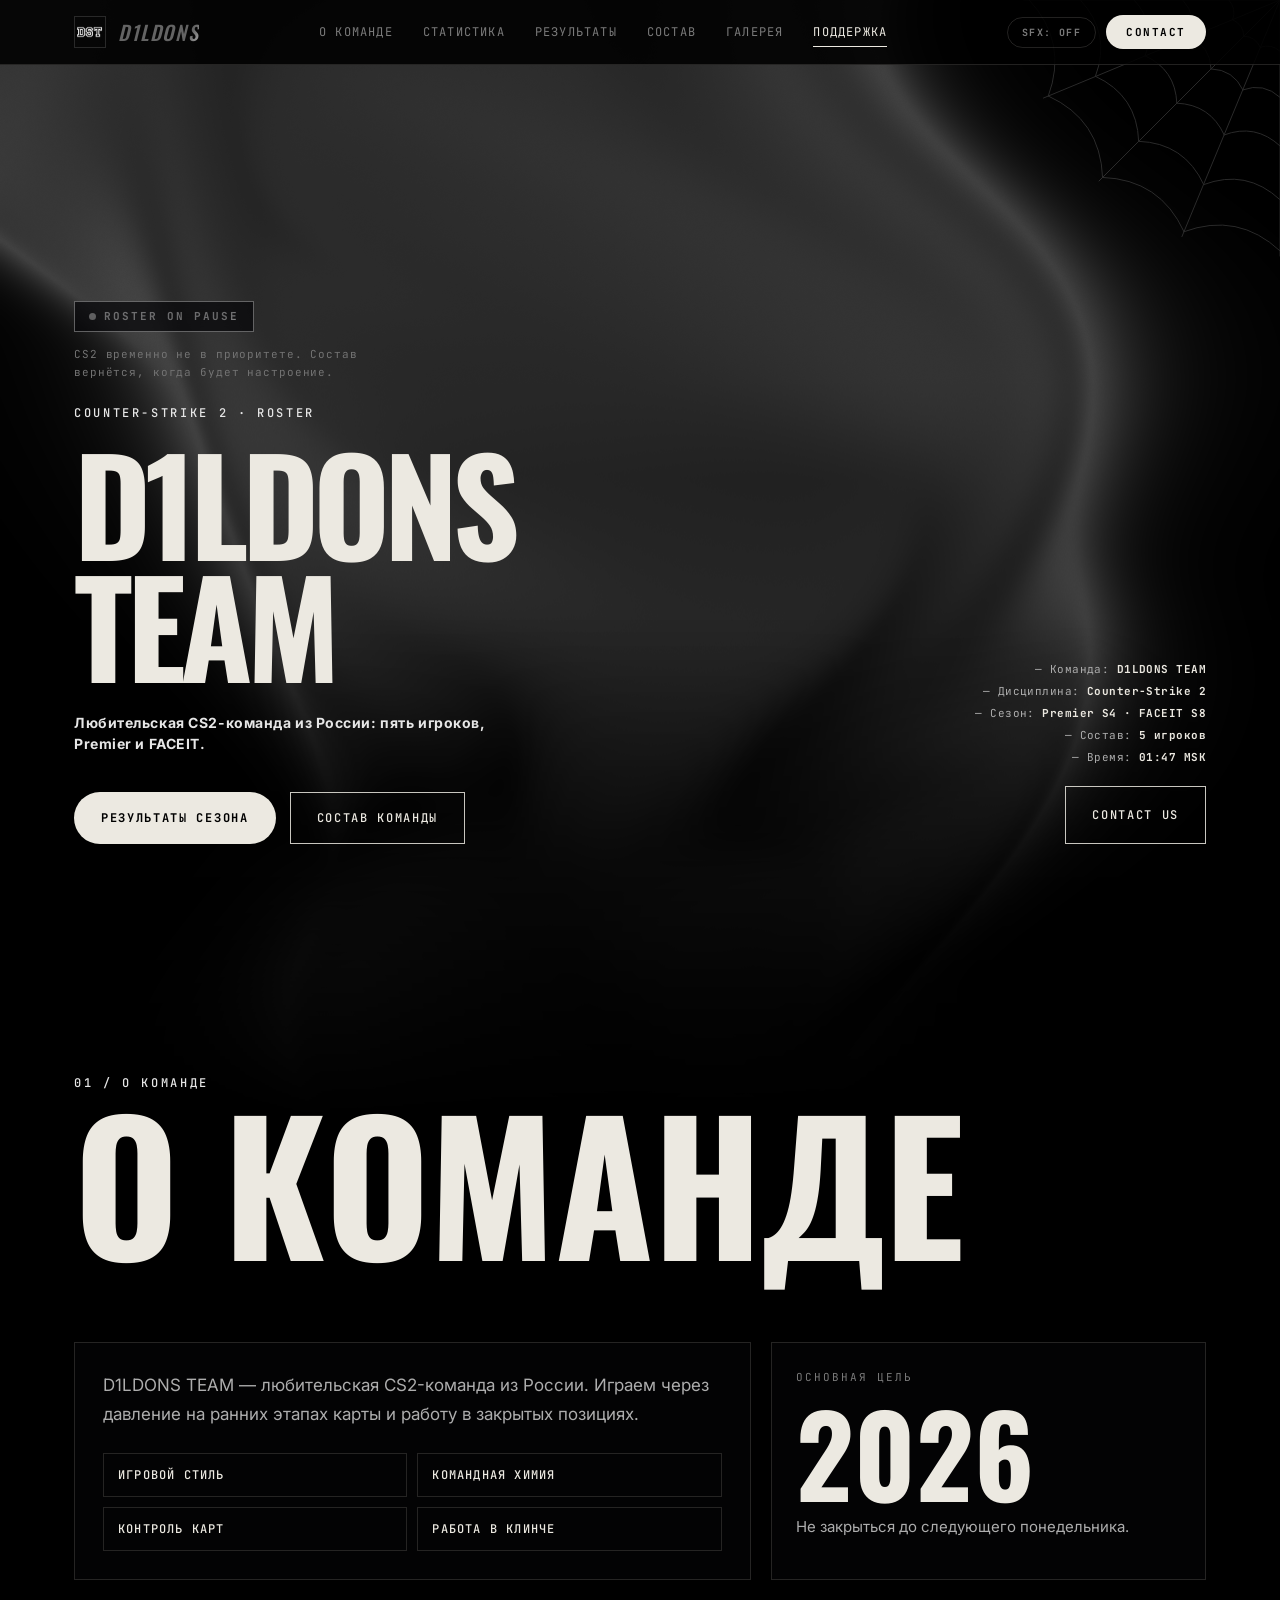
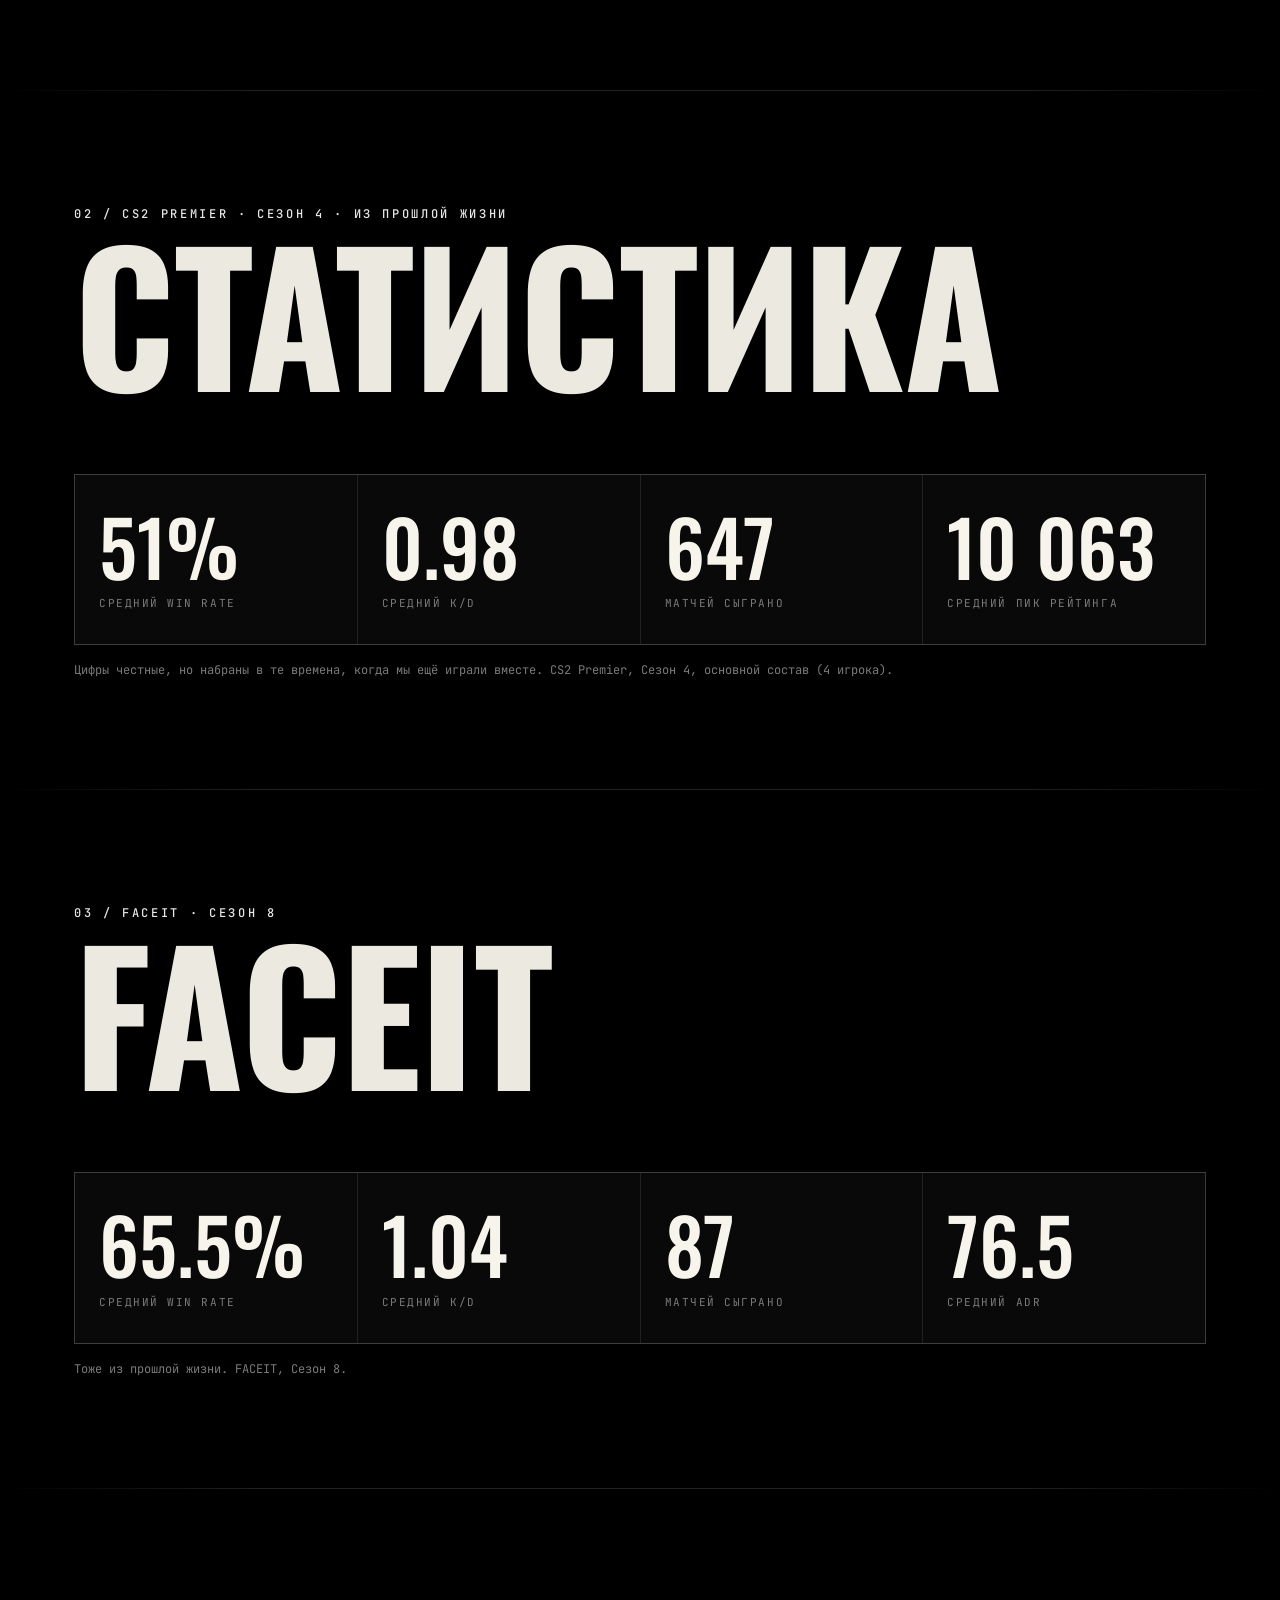
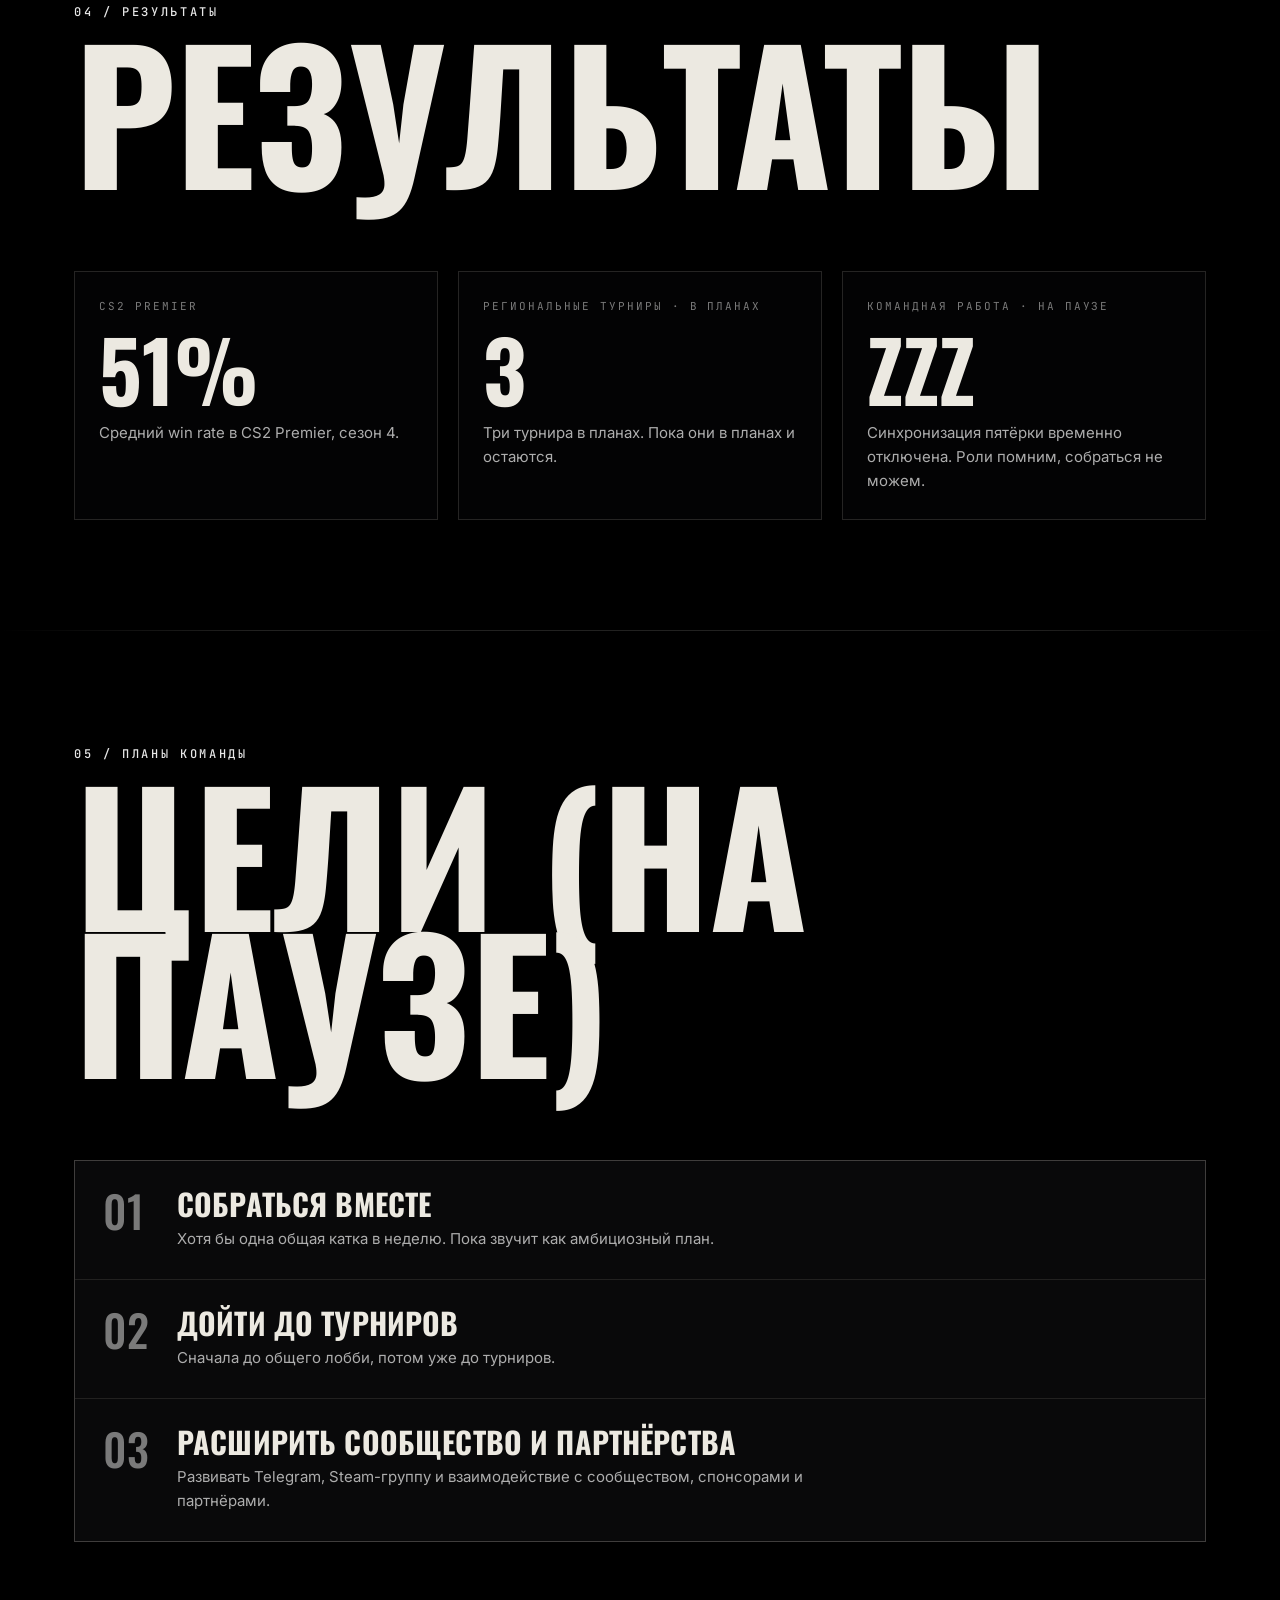
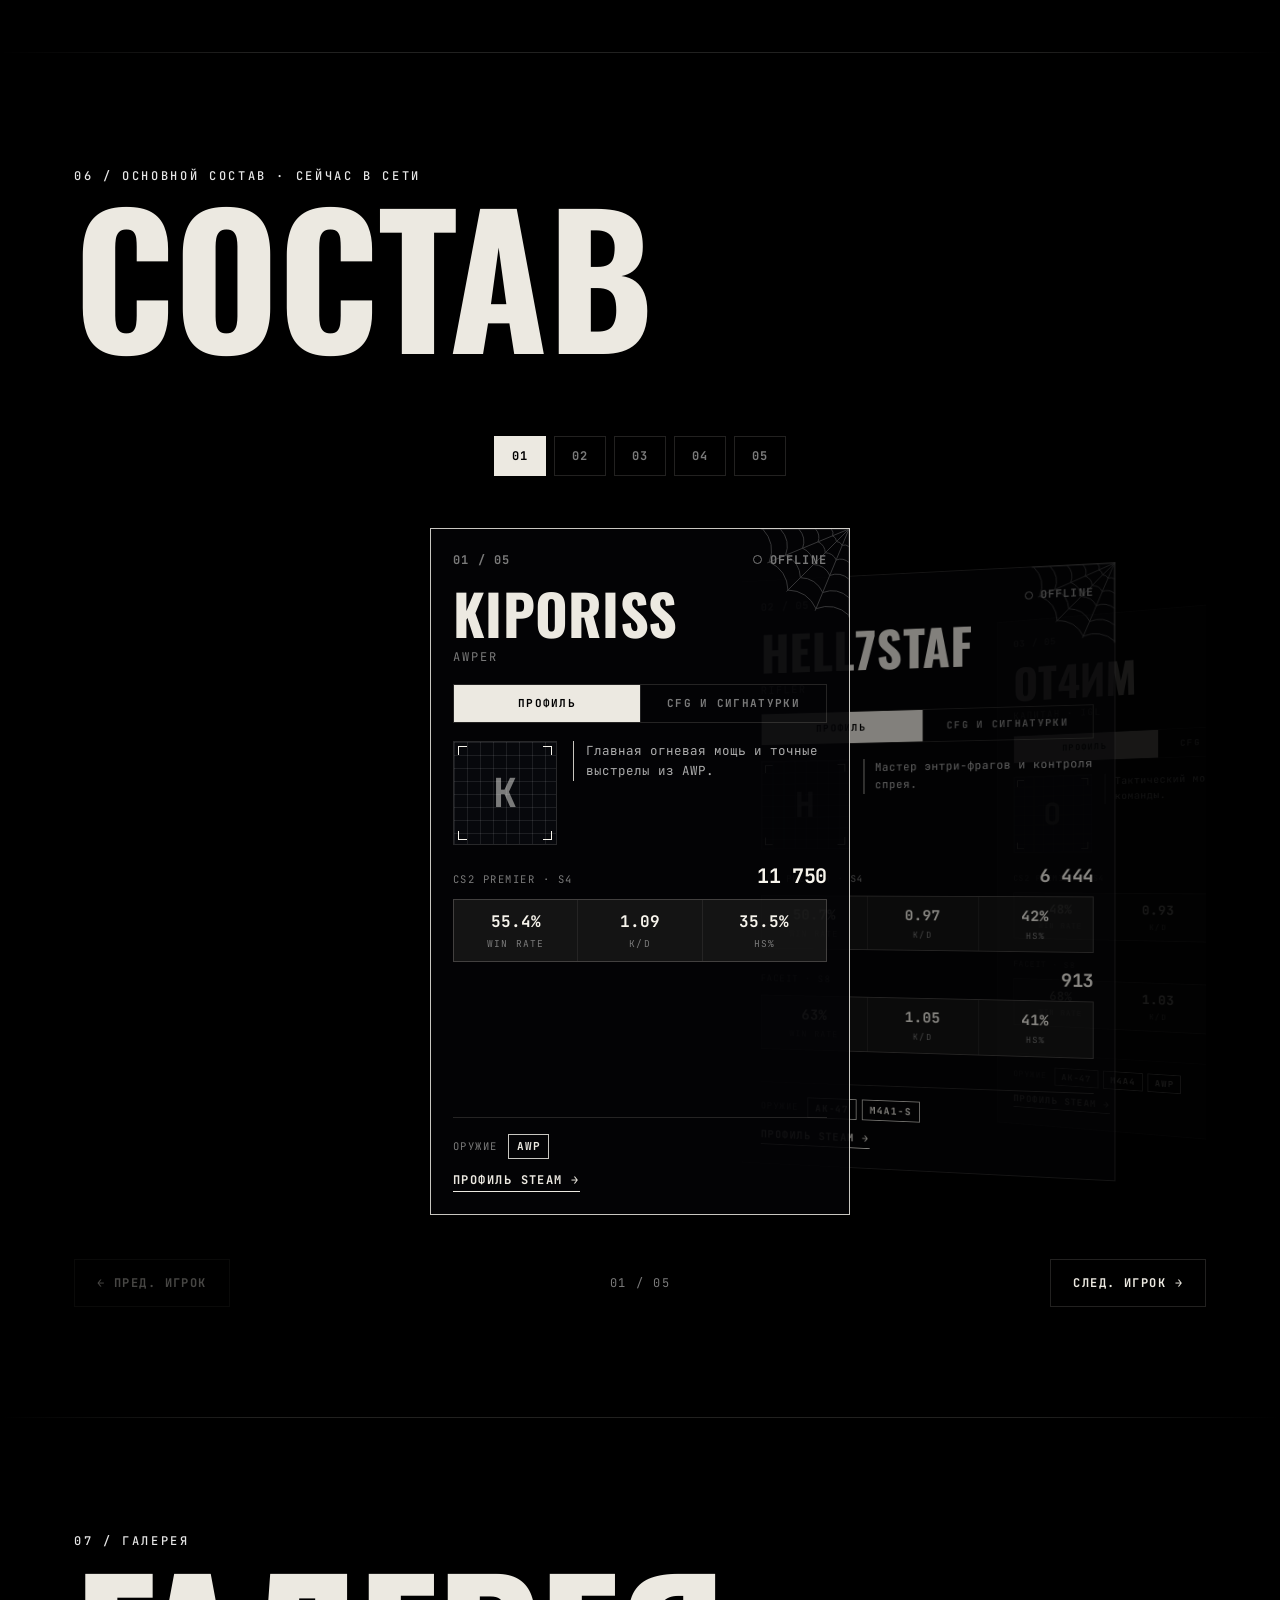
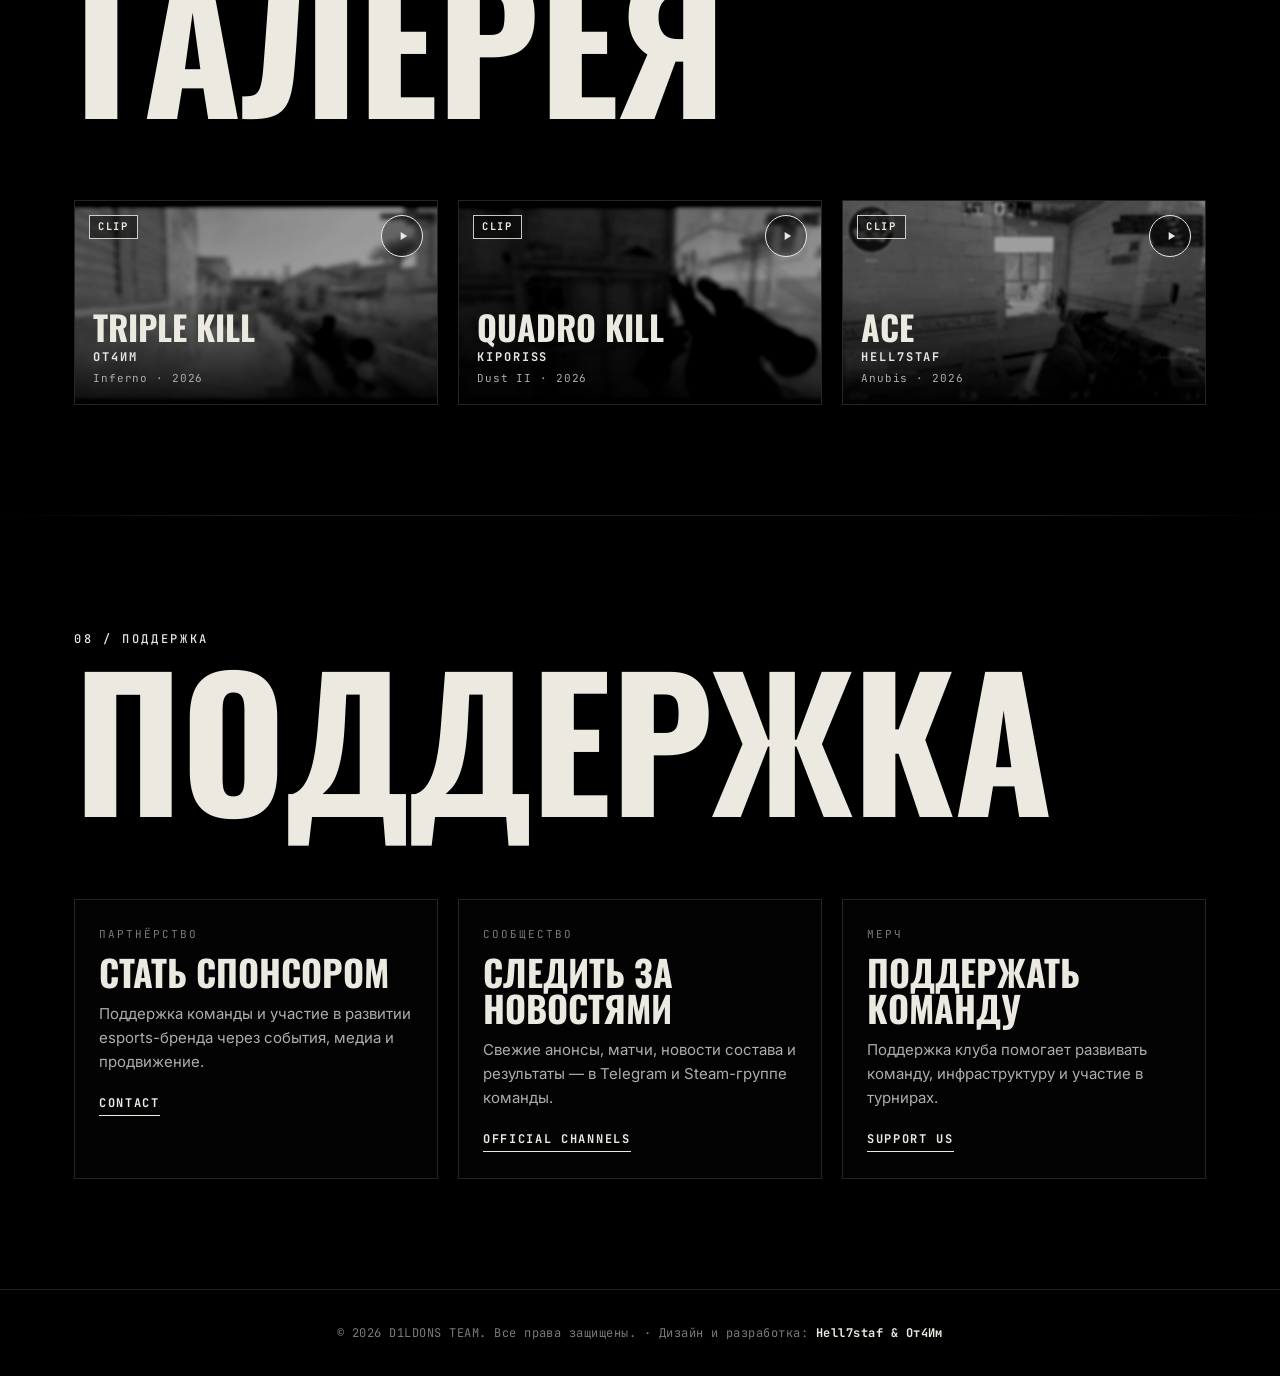
<file: index.html>
<!DOCTYPE html>
<html lang="ru">
<head>
<meta charset="UTF-8">
<meta name="viewport" content="width=device-width, initial-scale=1.0">
<title>D1LDONS TEAM | CS2</title>
<meta name="theme-color" content="#000000">
<link rel="icon" href="image.png">
<script>
(function () {
  var d = document.documentElement, n = navigator, c = n.connection || {};
  d.className += ' js';
  // «Облегчённый» режим: телефоны, сенсорные экраны, слабые устройства, экономия трафика
  var lite = (window.matchMedia && matchMedia('(pointer:coarse)').matches) || window.innerWidth <= 860 ||
    (n.deviceMemory && n.deviceMemory <= 4) || (n.hardwareConcurrency && n.hardwareConcurrency <= 4) || c.saveData;
  if (lite) d.className += ' lite';
})();
</script>

<!-- SEO -->
<meta name="google-site-verification" content="IWuz9sOUUEmOnU_aYL1xTTpv0neCDigroC9-tilS-Aw">
<meta name="description" content="D1LDONS TEAM — любительская CS2 команда из России. Состав, статистика сезона, лучшие моменты с карт.">
<meta name="keywords" content="D1LDONS, d1ldons team, CS2, команда, roster, faceit, counter-strike 2, esports">
<meta name="robots" content="index, follow">
<link rel="canonical" href="https://d1ldonsteam.github.io/">

<!-- Open Graph -->
<meta property="og:type" content="website">
<meta property="og:title" content="D1LDONS TEAM | CS2">
<meta property="og:description" content="Официальный сайт D1LDONS TEAM — состав, статистика и лучшие моменты.">
<meta property="og:url" content="https://d1ldonsteam.github.io/">
<meta property="og:image" content="https://d1ldonsteam.github.io/image.png">
<meta property="og:locale" content="ru_RU">

<!-- Twitter Card -->
<meta name="twitter:card" content="summary">
<meta name="twitter:title" content="D1LDONS TEAM | CS2">
<meta name="twitter:description" content="Официальный сайт D1LDONS TEAM — состав, статистика и лучшие моменты.">

<link rel="preconnect" href="https://fonts.googleapis.com">
<link rel="preconnect" href="https://fonts.gstatic.com" crossorigin>
<link href="https://fonts.googleapis.com/css2?family=Inter:wght@400;500;700&family=JetBrains+Mono:wght@400;500;700&family=Oswald:wght@500;700&display=swap" rel="stylesheet">
<link rel="stylesheet" href="style.css?v=2.4">
<link rel="stylesheet" href="theme.css?v=2.4">
<link rel="stylesheet" href="enhancements.css?v=2.6">
<link rel="stylesheet" href="pause.css?v=1.0">
</head>
<body>

<!-- PAGE LOADER -->
<div class="page-loader" id="pageLoader">
  <div class="loader-inner">
    <img src="image.png" alt="" class="loader-logo" width="56" height="56">
    <div class="loader-bar"><div class="loader-fill"></div></div>
    <div class="loader-text">Загрузка</div>
  </div>
</div>

<div class="sky" aria-hidden="true">
  <canvas class="sky-plasma" id="plasmaCanvas"></canvas>
  <span class="sky-tint"></span>
</div>

<div class="bg-blur" aria-hidden="true"><i></i><i></i><i></i></div>

<div class="scroll-progress" id="scrollProgress"></div>

<header>
  <nav class="wrap">
    <a class="brand" href="#top">
      <img src="image.png" alt="D1LDONS TEAM logo">
      <span class="shiny-text">D1LDONS</span>
    </a>
    <div class="navlinks" id="navlinks">
      <a href="#about">О команде</a>
      <a href="#stats">Статистика</a>
      <a href="#results">Результаты</a>
      <a href="#roster">Состав</a>
      <a href="#gallery">Галерея</a>
      <a href="#support">Поддержка</a>
    </div>
    <div class="header-actions">
      <button class="sfx-pill" id="sfxToggle" type="button" aria-pressed="false" title="Переключить звуковые эффекты">SFX: OFF</button>
      <a class="nav-pill" href="https://t.me/DLST_Esport" target="_blank" rel="noopener">Contact</a>
    </div>
    <button class="burger" id="burgerBtn" type="button" aria-label="Открыть меню" aria-expanded="false" aria-controls="navlinks">
      <span></span><span></span><span></span>
    </button>
  </nav>
</header>

<section class="hero" id="top">
  <div class="wrap hero-grid">
    <div class="reveal">
      <div class="hero-badge"><span class="badge-dot"></span> <span class="shiny-text">SEASON ACTIVE · MATCH READY</span></div>
      <span class="eyebrow">Counter-Strike 2 · Roster</span>
      <h1 class="hero-title"><span class="line"><span>D1LDONS</span></span><span class="line"><span>TEAM</span></span></h1>
      <p class="sub">Любительская CS2-команда из России: пять игроков, Premier и FACEIT.</p>
      <div class="cta-row">
        <a class="btn btn-primary" href="#results">Результаты сезона</a>
        <a class="btn btn-ghost" href="#roster">Состав команды</a>
      </div>
    </div>
    <ul class="hero-meta reveal">
      <li>— Команда: <b>D1LDONS TEAM</b></li>
      <li>— Дисциплина: <b>Counter-Strike 2</b></li>
      <li>— Сезон: <b>Premier S4 · FACEIT S8</b></li>
      <li>— Состав: <b>5 игроков</b></li>
      <li>— Время: <b><span id="clock">--:--</span> MSK</b></li>
      <li><a class="btn btn-ghost" href="https://t.me/DLST_Esport" target="_blank" rel="noopener">Contact us</a></li>
    </ul>
  </div>
</section>

<div class="ticker-outer" aria-label="Ключевые факты о команде">
  <div class="ticker-track">
    <span class="tick-item"><span class="tag">PREMIER</span> Сезон 4 · 647 матчей · win rate 51% · K/D 0.98</span>
    <span class="tick-item"><span class="tag">FACEIT</span> Сезон 8 · 87 матчей · win rate 65.5% · ADR 76.5</span>
    <span class="tick-item"><span class="tag">СОСТАВ</span> 5 игроков</span>
    <span class="tick-item"><span class="tag">ЦЕЛЬ</span> Региональные турниры в 2026</span>
    <span class="tick-item"><span class="tag">PREMIER</span> Сезон 4 · 647 матчей · win rate 51% · K/D 0.98</span>
    <span class="tick-item"><span class="tag">FACEIT</span> Сезон 8 · 87 матчей · win rate 65.5% · ADR 76.5</span>
    <span class="tick-item"><span class="tag">СОСТАВ</span> 5 игроков</span>
    <span class="tick-item"><span class="tag">ЦЕЛЬ</span> Региональные турниры в 2026</span>
  </div>
</div>

<section id="about">
  <div class="wrap">
    <div class="head reveal">
      <span class="eyebrow">01 / О команде</span>
      <h2>О команде</h2>
      
    </div>
    <div class="about-grid reveal-group">
      <div class="about-panel panel reveal-item">
        <p>D1LDONS TEAM — любительская CS2-команда из России. Играем через давление на ранних этапах карты и работу в закрытых позициях.</p>
        <ul class="about-list">
          <li>Игровой стиль</li>
          <li>Командная химия</li>
          <li>Контроль карт</li>
          <li>Работа в клинче</li>
        </ul>
      </div>
      <div class="about-card panel reveal-item">
        <div class="mini-label">Основная цель</div>
        <h3>2026</h3>
        <p>Не закрыться до следующего понедельника.</p>
      </div>
    </div>
  </div>
</section>

<section id="stats">
  <div class="wrap">
    <div class="head reveal">
      <span class="eyebrow">02 / CS2 Premier · Сезон 4</span>
      <h2>Статистика</h2>
      
    </div>
    <div class="stat-grid reveal-group">
      <div class="stat-card reveal-item">
        <div class="num" data-target="51" data-decimals="0" data-suffix="%">51%</div>
        <div class="lbl">Средний Win rate</div>
      </div>
      <div class="stat-card reveal-item">
        <div class="num" data-target="0.98" data-decimals="2">0.98</div>
        <div class="lbl">Средний K/D</div>
      </div>
      <div class="stat-card reveal-item">
        <div class="num" data-target="647" data-decimals="0">647</div>
        <div class="lbl">Матчей сыграно</div>
      </div>
      <div class="stat-card reveal-item">
        <div class="num" data-target="10063" data-decimals="0" data-grouped="true">10&nbsp;063</div>
        <div class="lbl">Средний пик рейтинга</div>
      </div>
    </div>
    <p class="stat-note">Данные — CS2 Premier, Сезон 4, весь основной состав.</p>
  </div>
</section>

<section id="faceit-stats">
  <div class="wrap">
    <div class="head reveal">
      <span class="eyebrow">03 / FACEIT · Сезон 8</span>
      <h2>FACEIT</h2>
      
    </div>
    <div class="stat-grid reveal-group">
      <div class="stat-card reveal-item">
        <div class="num" data-target="65.5" data-decimals="1" data-suffix="%">65.5%</div>
        <div class="lbl">Средний Win rate</div>
      </div>
      <div class="stat-card reveal-item">
        <div class="num" data-target="1.04" data-decimals="2">1.04</div>
        <div class="lbl">Средний K/D</div>
      </div>
      <div class="stat-card reveal-item">
        <div class="num" data-target="87" data-decimals="0">87</div>
        <div class="lbl">Матчей сыграно</div>
      </div>
      <div class="stat-card reveal-item">
        <div class="num" data-target="76.5" data-decimals="1">76.5</div>
        <div class="lbl">Средний ADR</div>
      </div>
    </div>
    <p class="stat-note">Данные — FACEIT, Сезон 8. Win rate и K/D — среднее по Hell7Staf и От4Им.</p>
  </div>
</section>

<section id="results">
  <div class="wrap">
    <div class="head reveal">
      <span class="eyebrow">04 / Результаты</span>
      <h2>Результаты</h2>
      
    </div>
    <div class="results-grid reveal-group">
      <div class="result-card reveal-item">
        <div class="mini-label">CS2 Premier</div>
        <h3>51%</h3>
        <p>Средний win rate в CS2 Premier, сезон 4.</p>
      </div>
      <div class="result-card reveal-item">
        <div class="mini-label">Региональные турниры</div>
        <h3>3</h3>
        <p>Плановые участия в отборочных и открытых локальных соревнованиях.</p>
      </div>
      <div class="result-card reveal-item">
        <div class="mini-label">Командная работа</div>
        <h3>100%</h3>
        <p>Фокус на синхронизации пятёрки, роли и принятии решений в ключевых раундах.</p>
      </div>
    </div>
  </div>
</section>

<section id="road">
  <div class="wrap">
    <div class="head reveal">
      <span class="eyebrow">05 / Планы команды</span>
      <h2>Цели</h2>
      
    </div>
    <div class="timeline reveal-group">
      <div class="tl-item reveal-item">
        <div class="tl-marker">01</div>
        <div class="tl-content">
          <h3>Усилить стабильность в ранних раундах</h3>
          <p>Сокращать колебания в старте карты и переводить больше матчей в привычный темп игры команды.</p>
        </div>
      </div>
      <div class="tl-item reveal-item">
        <div class="tl-marker">02</div>
        <div class="tl-content">
          <h3>Поднять эффективность в турнирах</h3>
          <p>Стабилизировать результаты в соревновательной среде и повышать качество закрытия ключевых серий.</p>
        </div>
      </div>
      <div class="tl-item reveal-item">
        <div class="tl-marker">03</div>
        <div class="tl-content">
          <h3>Расширить сообщество и партнёрства</h3>
          <p>Развивать Telegram, Steam-группу и взаимодействие с сообществом, спонсорами и партнёрами.</p>
        </div>
      </div>
    </div>
  </div>
</section>

<section id="roster">
  <span id="online" aria-hidden="true"></span>
  <div class="wrap">
    <div class="head reveal">
      <span class="eyebrow">06 / Основной состав · Сейчас в сети</span>
      <h2>Состав</h2>
      
    </div>

    <div class="car-tabs" id="carTabs" role="group" aria-label="Быстрый выбор игрока"></div>

    <div class="stage" id="stage" aria-roledescription="карусель" aria-label="Карточки игроков">
      <noscript><div class="panel">Для просмотра карточек игроков включите JavaScript.</div></noscript>
    </div>

    <div class="car-ui">
      <button class="car-btn" id="carPrev" type="button">← Пред. игрок</button>
      <span class="car-count" id="carCount">01 / 05</span>
      <button class="car-btn" id="carNext" type="button">След. игрок →</button>
    </div>
    <div class="sr-only" id="carLive" aria-live="polite"></div>
  </div>
</section>

<section id="gallery">
  <span id="highlights" aria-hidden="true"></span>
  <div class="wrap">
    <div class="head reveal">
      <span class="eyebrow">07 / Галерея</span>
      <h2>Галерея</h2>
      <!-- gallery-subtitle-removed  клипы и скрины  -->
    </div>

    <!--
      Как добавить скриншот: скопируйте блок <div class="reveal-item">…</div> ниже, поставьте
      data-type="image", в data-src укажите файл, в <img class="gal-thumb"> — тот же файл
      (тег <video class="gal-preview"> для картинки удалите). Клип: data-type="video", data-src="файл.mp4",
      data-poster="постер.jpg".
    -->
    <div class="gal-grid reveal-group">

      <div class="reveal-item">
        <button class="gal-item" type="button" data-type="video" data-src="video_1.mp4" data-poster="clip1-poster.jpg" data-title="От4Им: AWP Triple kill" data-meta="Inferno · 2026" aria-label="Открыть клип: От4Им, AWP Triple kill">
          <img class="gal-thumb" src="clip1-poster.jpg" alt="" loading="lazy">
          <video class="gal-preview" src="video_1.mp4" muted loop playsinline preload="none" tabindex="-1" aria-hidden="true"></video>
          <span class="gal-badge">CLIP</span>
          <span class="gal-icon"><svg viewBox="0 0 24 24" aria-hidden="true"><path d="M8 5v14l11-7z"/></svg></span>
          <span class="gal-cap">
            <b class="gal-moment">Triple Kill</b>
            <span class="gal-name">От4Им</span>
            <span class="gal-meta">Inferno · 2026</span>
          </span>
          <i class="gal-bar"></i>
        </button>
      </div>

      <div class="reveal-item">
        <button class="gal-item" type="button" data-type="video" data-src="video_2.mp4" data-poster="clip2-poster.jpg" data-title="Kiporiss: Quadro kill" data-meta="Dust II · 2026" aria-label="Открыть клип: Kiporiss, Quadro kill">
          <img class="gal-thumb" src="clip2-poster.jpg" alt="" loading="lazy">
          <video class="gal-preview" src="video_2.mp4" muted loop playsinline preload="none" tabindex="-1" aria-hidden="true"></video>
          <span class="gal-badge">CLIP</span>
          <span class="gal-icon"><svg viewBox="0 0 24 24" aria-hidden="true"><path d="M8 5v14l11-7z"/></svg></span>
          <span class="gal-cap">
            <b class="gal-moment">Quadro Kill</b>
            <span class="gal-name">Kiporiss</span>
            <span class="gal-meta">Dust II · 2026</span>
          </span>
          <i class="gal-bar"></i>
        </button>
      </div>

      <div class="reveal-item">
        <button class="gal-item" type="button" data-type="video" data-src="video_3.mp4" data-poster="clip3-poster.jpg" data-title="Hell7Staf: Ace" data-meta="Anubis · 2026" aria-label="Открыть клип: Hell7Staf, Ace">
          <img class="gal-thumb" src="clip3-poster.jpg" alt="" loading="lazy">
          <video class="gal-preview" src="video_3.mp4" muted loop playsinline preload="none" tabindex="-1" aria-hidden="true"></video>
          <span class="gal-badge">CLIP</span>
          <span class="gal-icon"><svg viewBox="0 0 24 24" aria-hidden="true"><path d="M8 5v14l11-7z"/></svg></span>
          <span class="gal-cap">
            <b class="gal-moment">Ace</b>
            <span class="gal-name">Hell7Staf</span>
            <span class="gal-meta">Anubis · 2026</span>
          </span>
          <i class="gal-bar"></i>
        </button>
      </div>

    </div>
  </div>
</section>

<section id="support">
  <div class="wrap">
    <div class="head reveal">
      <span class="eyebrow">08 / Поддержка</span>
      <h2>Поддержка</h2>
      
    </div>
    <div class="support-grid reveal-group">
      <div class="support-card reveal-item">
        <div class="mini-label">Партнёрство</div>
        <h3>Стать спонсором</h3>
        <p>Поддержка команды и участие в развитии esports-бренда через события, медиа и продвижение.</p>
        <a class="meta" href="https://t.me/boost/DLST_Esport" target="_blank" rel="noopener">Contact</a>
      </div>
      <div class="support-card reveal-item">
        <div class="mini-label">Сообщество</div>
        <h3>Следить за новостями</h3>
        <p>Свежие анонсы, матчи, новости состава и результаты — в Telegram и Steam-группе команды.</p>
        <a class="meta" href="https://t.me/DLST_Esport" target="_blank" rel="noopener">Official channels</a>
      </div>
      <div class="support-card reveal-item">
        <div class="mini-label">Мерч</div>
        <h3>Поддержать команду</h3>
        <p>Поддержка клуба помогает развивать команду, инфраструктуру и участие в турнирах.</p>
        <a class="meta" href="https://d1ldonsteam.github.io/DST-CASINO/" target="_blank" rel="noopener">Support us</a>
      </div>
    </div>
  </div>
</section>

<footer>
  <div class="wrap">
    © 2026 D1LDONS TEAM. Все права защищены. · Дизайн и разработка: <strong>Hell7staf &amp; От4Им</strong>
  </div>
</footer>

<!-- BACK TO TOP -->
<button class="back-to-top" id="backToTop" type="button" aria-label="Наверх">
  <svg viewBox="0 0 24 24" aria-hidden="true"><path d="M12 4l-8 8h5v8h6v-8h5z"/></svg>
</button>

<script>
(function () {
  var n = document.getElementById('clock');
  if (!n) return;
  function tick() {
    try {
      n.textContent = new Intl.DateTimeFormat('ru-RU', { hour: '2-digit', minute: '2-digit', timeZone: 'Europe/Moscow' }).format(new Date());
    } catch (e) { n.textContent = '--:--'; }
  }
  tick();
  setInterval(tick, 15000);
})();
</script>
<script>
/* Размытый фон появляется плавно по мере прокрутки первого экрана */
(function () {
  var root = document.querySelector('.bg-blur') || document.documentElement, ticking = false;
  function update() {
    ticking = false;
    var s = Math.min(1, Math.max(0, window.scrollY / (window.innerHeight * 0.9)));
    root.style.setProperty('--s', s.toFixed(3));
  }
  function onScroll() {
    if (!ticking) { ticking = true; requestAnimationFrame(update); }
  }
  window.addEventListener('scroll', onScroll, { passive: true });
  window.addEventListener('resize', onScroll);
  update();
})();
</script>
<script src="pause.js?v=1.2"></script>
<script src="plasma.js?v=2.6"></script>
<script src="app.js?v=2.6"></script>
<script src="effects.js?v=2.6"></script>
</body>
</html>
</file>
<file: style.css>
/* ==========================================================
   D1LDONS TEAM — Monochrome redesign
   Палитра строго Ч/Б. Шрифты: Inter + JetBrains Mono.
   ========================================================== */

:root{
  --bg:#050505;
  --card:#0c0c0c;
  --fg:#f5f5f5;
  --white:#ffffff;
  --muted:#737373;
  --soft:#a3a3a3;
  --line:rgba(255,255,255,.12);
  --line-strong:rgba(255,255,255,.85);
  --ease:cubic-bezier(.16,1,.3,1);
  --sans:'Inter',system-ui,-apple-system,'Segoe UI',Roboto,Arial,sans-serif;
  --mono:'JetBrains Mono',ui-monospace,SFMono-Regular,Menlo,Consolas,monospace;
  --nav-h:64px;
}

*{ margin:0; padding:0; box-sizing:border-box; }

html{
  background:var(--bg);
  scroll-behavior:smooth;
  scroll-padding-top:calc(var(--nav-h) + 12px);
  color-scheme:dark;
}
body{
  background:var(--bg);
  color:var(--fg);
  font-family:var(--sans);
  font-weight:400;
  line-height:1.5;
  overflow-x:hidden;
  -webkit-font-smoothing:antialiased;
}
::selection{ background:var(--fg); color:var(--bg); }

a{ color:inherit; text-decoration:none; }
img{ max-width:100%; display:block; }
button{ font:inherit; color:inherit; background:none; border:0; cursor:pointer; }
a:focus-visible, button:focus-visible{ outline:2px solid var(--white); outline-offset:3px; }

.wrap{ max-width:1180px; margin:0 auto; padding:0 24px; }
section{ padding:110px 0; position:relative; }

h1,h2,h3{
  font-family:var(--sans);
  font-weight:900;
  text-transform:uppercase;
  letter-spacing:-.03em;
  line-height:.95;
}

.eyebrow{
  font-family:var(--mono);
  font-weight:500;
  font-size:12px;
  letter-spacing:.22em;
  text-transform:uppercase;
  color:var(--muted);
  display:inline-block;
}
.eyebrow::before{ content:'// '; color:var(--fg); }

.head{ margin-bottom:52px; }
.head h2{ font-size:clamp(36px,6vw,72px); margin-top:12px; }

/* ---------- SCROLL PROGRESS ---------- */
.scroll-progress{
  position:fixed; top:0; left:0; height:2px; width:0%; z-index:200;
  background:var(--white);
}

/* ---------- NAV ---------- */
header{
  position:fixed; top:0; left:0; right:0; z-index:100;
  background:rgba(5,5,5,.82); backdrop-filter:blur(10px); -webkit-backdrop-filter:blur(10px);
  border-bottom:1px solid var(--line);
}
nav.wrap{ display:flex; align-items:center; justify-content:space-between; height:var(--nav-h); }
.brand{ display:flex; align-items:center; gap:12px; }
.brand img{ height:32px; width:32px; object-fit:cover; filter:grayscale(100%) contrast(125%); border:1px solid var(--line); }
.brand span{ font-weight:900; font-size:18px; letter-spacing:.04em; text-transform:uppercase; }
.navlinks{ display:flex; gap:30px; font-family:var(--mono); font-size:12px; letter-spacing:.1em; text-transform:uppercase; }
.navlinks a{ color:var(--muted); transition:color .3s var(--ease); position:relative; padding:4px 0; }
.navlinks a::after{
  content:''; position:absolute; left:0; bottom:-2px; height:1px; width:0; background:var(--fg);
  transition:width .4s var(--ease);
}
.navlinks a:hover, .navlinks a.active{ color:var(--fg); }
.navlinks a:hover::after, .navlinks a.active::after{ width:100%; }

.burger{
  display:none; flex-direction:column; justify-content:center; gap:5px;
  width:36px; height:32px; padding:0;
}
.burger span{ display:block; width:100%; height:2px; background:var(--fg); transition:transform .3s var(--ease), opacity .2s; }
.burger.open span:nth-child(1){ transform:translateY(7px) rotate(45deg); }
.burger.open span:nth-child(2){ opacity:0; }
.burger.open span:nth-child(3){ transform:translateY(-7px) rotate(-45deg); }

/* ---------- HERO ---------- */
.hero{ padding-top:170px; padding-bottom:70px; position:relative; isolation:isolate; }
.hero::before{
  content:''; position:absolute; inset:0; z-index:-1;
  background-image:
    linear-gradient(rgba(255,255,255,.04) 1px, transparent 1px),
    linear-gradient(90deg, rgba(255,255,255,.04) 1px, transparent 1px);
  background-size:48px 48px;
  -webkit-mask-image:linear-gradient(to bottom, #000, transparent 80%);
  mask-image:linear-gradient(to bottom, #000, transparent 80%);
}
.hero-grid{ display:grid; grid-template-columns:1.3fr .8fr; gap:50px; align-items:center; }
.hero h1{ font-size:clamp(44px,14vw,132px); letter-spacing:-.045em; margin-top:18px; }
.hero .sub{ font-size:18px; color:var(--soft); max-width:500px; margin-top:24px; }
.cta-row{ display:flex; gap:14px; margin-top:38px; flex-wrap:wrap; }

.btn{
  display:inline-flex; align-items:center; justify-content:center; gap:8px;
  padding:16px 26px; border:1px solid var(--fg);
  font-family:var(--mono); font-weight:700; font-size:12px; letter-spacing:.14em; text-transform:uppercase;
  transition:background .4s var(--ease), color .4s var(--ease), border-color .4s var(--ease);
}
.btn-primary{ background:var(--fg); color:var(--bg); }
.btn-primary:hover{ background:transparent; color:var(--fg); }
.btn-ghost{ background:transparent; color:var(--fg); border-color:var(--line); }
.btn-ghost:hover{ border-color:var(--fg); background:var(--fg); color:var(--bg); }

/* Технические рамки по углам */
.frame{ position:relative; }
.frame::after{
  content:''; position:absolute; inset:-1px; pointer-events:none; z-index:3;
  background:
    linear-gradient(var(--white),var(--white)) top left/14px 1px no-repeat,
    linear-gradient(var(--white),var(--white)) top left/1px 14px no-repeat,
    linear-gradient(var(--white),var(--white)) top right/14px 1px no-repeat,
    linear-gradient(var(--white),var(--white)) top right/1px 14px no-repeat,
    linear-gradient(var(--white),var(--white)) bottom left/14px 1px no-repeat,
    linear-gradient(var(--white),var(--white)) bottom left/1px 14px no-repeat,
    linear-gradient(var(--white),var(--white)) bottom right/14px 1px no-repeat,
    linear-gradient(var(--white),var(--white)) bottom right/1px 14px no-repeat;
}
.hero-logo{
  justify-self:center; width:min(340px,90%); aspect-ratio:1;
  border:1px solid var(--line); background:var(--card);
}
.hero-logo img{ width:100%; height:100%; object-fit:cover; filter:grayscale(100%) contrast(125%); }

/* ---------- TICKER ---------- */
.ticker-outer{
  border-top:1px solid var(--line); border-bottom:1px solid var(--line);
  background:var(--card); overflow:hidden; white-space:nowrap;
}
.ticker-track{ display:inline-flex; gap:52px; padding:16px 0; animation:scroll 32s linear infinite; min-width:max-content; }
.ticker-outer:hover .ticker-track{ animation-play-state:paused; }
@keyframes scroll{ from{ transform:translateX(0); } to{ transform:translateX(-50%); } }
.tick-item{ display:inline-flex; align-items:center; gap:10px; font-family:var(--mono); font-size:12px; letter-spacing:.06em; color:var(--soft); text-transform:uppercase; }
.tick-item .tag{ color:var(--fg); font-weight:700; }
.tick-item .tag::after{ content:' /'; color:var(--muted); }

/* ---------- ABOUT / RESULTS / SUPPORT ---------- */
.panel{ background:var(--card); border:1px solid var(--line); }
.about-grid{ display:grid; grid-template-columns:1.4fr .9fr; gap:20px; align-items:stretch; }
.about-panel{ padding:28px; }
.about-panel p{ color:var(--soft); font-size:17px; line-height:1.7; }
.about-list{ display:grid; grid-template-columns:repeat(2,minmax(0,1fr)); gap:10px; margin-top:24px; list-style:none; }
.about-list li{
  padding:12px 14px; border:1px solid var(--line);
  font-family:var(--mono); font-size:12px; font-weight:500; letter-spacing:.1em; text-transform:uppercase;
}
.about-card{ padding:26px 24px; }
.mini-label{ font-family:var(--mono); font-size:11px; letter-spacing:.18em; text-transform:uppercase; color:var(--muted); }
.about-card h3{ font-size:72px; margin-top:12px; }
.about-card p{ color:var(--soft); margin-top:12px; font-size:15px; }

.results-grid, .support-grid{ display:grid; grid-template-columns:repeat(3,minmax(0,1fr)); gap:20px; }
.result-card, .support-card{ padding:26px 24px; background:var(--card); border:1px solid var(--line); transition:border-color .5s var(--ease); }
.result-card:hover, .support-card:hover{ border-color:var(--line-strong); }
.result-card h3{ font-size:56px; margin-top:14px; }
.result-card p, .support-card p{ color:var(--soft); margin-top:12px; font-size:15px; line-height:1.6; }
.support-card h3{ font-size:30px; margin-top:12px; }
.support-card .meta{
  display:inline-block; margin-top:20px; font-family:var(--mono); font-size:12px; font-weight:700;
  letter-spacing:.14em; text-transform:uppercase; border-bottom:1px solid var(--fg); padding-bottom:3px;
  transition:color .3s var(--ease), border-color .3s var(--ease);
}
.support-card .meta:hover{ color:var(--muted); border-color:var(--muted); }

/* ---------- STATS ---------- */
.stat-grid{
  display:grid; grid-template-columns:repeat(4,1fr); gap:1px;
  background:var(--line); border:1px solid var(--line); overflow:hidden;
}
.stat-card{ background:var(--card); padding:32px 24px; transition:background .5s var(--ease); }
.stat-card:hover{ background:#121212; }
.stat-card .num{ font-family:var(--mono); font-weight:500; font-size:clamp(36px,4.4vw,56px); line-height:1; letter-spacing:-.04em; color:var(--white); }
.stat-card .lbl{ margin-top:12px; color:var(--muted); font-family:var(--mono); font-size:11px; letter-spacing:.14em; text-transform:uppercase; }
.stat-note{ margin-top:16px; font-family:var(--mono); font-size:12px; color:var(--muted); }

/* ---------- GOALS TIMELINE ---------- */
.timeline{ display:flex; flex-direction:column; gap:1px; background:var(--line); border:1px solid var(--line); overflow:hidden; }
.tl-item{
  display:flex; gap:26px; align-items:flex-start; background:var(--card); padding:28px;
  transition:background .5s var(--ease), box-shadow .5s var(--ease);
}
.tl-item.active{ background:#121212; box-shadow:inset 2px 0 0 var(--white); }
.tl-marker{ font-family:var(--mono); font-size:30px; font-weight:500; color:var(--muted); line-height:1; flex-shrink:0; min-width:48px; transition:color .5s var(--ease); }
.tl-item.active .tl-marker{ color:var(--white); }
.tl-content h3{ font-size:24px; letter-spacing:-.02em; line-height:1.1; }
.tl-content p{ color:var(--soft); font-size:15px; margin-top:8px; max-width:640px; line-height:1.6; }

/* ==========================================================
   ROSTER — 3D CAROUSEL
   ========================================================== */
.car-tabs{ display:flex; justify-content:center; gap:8px; margin-bottom:24px; flex-wrap:wrap; }
.car-tab{
  min-width:52px; padding:10px 14px; border:1px solid var(--line);
  font-family:var(--mono); font-size:12px; font-weight:700; letter-spacing:.1em; color:var(--muted);
  transition:color .4s var(--ease), border-color .4s var(--ease), background .4s var(--ease);
}
.car-tab:hover{ color:var(--fg); border-color:var(--line-strong); }
.car-tab[aria-current="true"]{ background:var(--fg); color:var(--bg); border-color:var(--fg); }

.stage{
  display:grid; justify-items:center; align-items:stretch;
  perspective:1400px; overflow:hidden; padding:28px 0 36px;
  touch-action:pan-y; position:relative;
}

.pcard{
  --d:0; --ad:0;
  grid-area:1 / 1;
  width:min(420px,80vw);
  background:var(--card); border:1px solid var(--line);
  padding:22px; display:flex; flex-direction:column; gap:18px;
  position:relative; cursor:pointer;
  transform:
    translate3d(calc(var(--d) * 74%), 0, calc(var(--ad) * -140px))
    rotateY(calc(var(--d) * -14deg))
    scale(calc(1 - var(--ad) * .04));
  filter:brightness(calc(1 - var(--ad) * .5));
  transition:
    transform .6s var(--ease),
    filter .6s var(--ease),
    opacity .6s var(--ease),
    border-color .6s var(--ease),
    visibility 0s;
  will-change:transform;
  -webkit-user-select:none; user-select:none;
}
.pcard.is-active{ border-color:var(--line-strong); cursor:default; -webkit-user-select:auto; user-select:auto; }
.pcard.is-far{ opacity:0; visibility:hidden; pointer-events:none; transition:transform .6s var(--ease), filter .6s var(--ease), opacity .6s var(--ease), visibility 0s .6s; }

.pc-head{ display:flex; justify-content:space-between; align-items:center; gap:12px; font-family:var(--mono); font-size:12px; letter-spacing:.1em; }
.pc-num{ color:var(--muted); font-weight:700; }
.pc-status{ display:inline-flex; align-items:center; gap:8px; text-transform:uppercase; font-weight:700; min-width:0; }
.pc-status .st-text{ overflow:hidden; text-overflow:ellipsis; white-space:nowrap; }

.dot{ width:9px; height:9px; border-radius:50%; flex:none; display:inline-block; }
.st-online{ color:var(--fg); }
.st-online .dot{ background:var(--fg); }
.st-ingame{ color:var(--white); }
.st-ingame .dot{ background:var(--white); animation:pulse 1.8s ease-in-out infinite; }
.st-offline{ color:var(--muted); }
.st-offline .dot{ border:1px solid var(--muted); background:transparent; }
.st-loading{ color:var(--muted); }
.st-loading .dot{ border:1px dashed var(--muted); background:transparent; animation:spin 2s linear infinite; }
@keyframes pulse{
  0%,100%{ box-shadow:0 0 0 0 rgba(255,255,255,.7); }
  50%{ box-shadow:0 0 0 6px rgba(255,255,255,0); }
}
@keyframes spin{ to{ transform:rotate(360deg); } }

.pc-nick{ font-size:clamp(26px,7.4vw,42px); letter-spacing:-.035em; line-height:.95; overflow-wrap:anywhere; }
.pc-role{ font-family:var(--mono); font-size:12px; letter-spacing:.16em; text-transform:uppercase; color:var(--muted); margin-top:-8px; }

.pc-switch{ display:grid; grid-template-columns:1fr 1fr; border:1px solid var(--line); }
.pc-switch button{
  padding:10px 8px; font-family:var(--mono); font-size:11px; font-weight:700; letter-spacing:.12em; text-transform:uppercase;
  color:var(--muted); transition:background .4s var(--ease), color .4s var(--ease);
}
.pc-switch button + button{ border-left:1px solid var(--line); }
.pc-switch button[aria-pressed="true"]{ background:var(--fg); color:var(--bg); }

.pc-views{ display:grid; }
.pc-view{
  grid-area:1 / 1; display:flex; flex-direction:column; gap:16px;
  opacity:0; visibility:hidden; transform:translateY(8px);
  transition:opacity .4s var(--ease), transform .5s var(--ease), visibility 0s .4s;
}
.pcard[data-view="profile"] .pc-view[data-v="profile"],
.pcard[data-view="cfg"] .pc-view[data-v="cfg"]{
  opacity:1; visibility:visible; transform:none; transition:opacity .4s var(--ease), transform .5s var(--ease), visibility 0s;
}

/* Фото */
.pc-top{ display:flex; gap:16px; align-items:flex-start; }
.pc-photo{
  position:relative; width:104px; aspect-ratio:1; flex:none;
  background:#111; border:1px solid var(--line); overflow:hidden;
}
.pc-photo img{
  position:absolute; inset:0; width:100%; height:100%; object-fit:cover;
  filter:grayscale(100%) contrast(125%); opacity:0; transition:opacity .5s var(--ease);
}
.pc-photo img.loaded{ opacity:1; }
.pc-photo .ph-letter{
  position:absolute; inset:0; display:flex; align-items:center; justify-content:center;
  font-family:var(--mono); font-weight:700; font-size:40px; color:var(--muted);
}
.pc-photo::before{
  content:''; position:absolute; inset:0; z-index:2; pointer-events:none;
  background-image:
    linear-gradient(rgba(255,255,255,.09) 1px, transparent 1px),
    linear-gradient(90deg, rgba(255,255,255,.09) 1px, transparent 1px);
  background-size:13px 13px;
}
.pc-photo::after{
  content:''; position:absolute; inset:4px; z-index:3; pointer-events:none;
  background:
    linear-gradient(var(--white),var(--white)) top left/9px 1px no-repeat,
    linear-gradient(var(--white),var(--white)) top left/1px 9px no-repeat,
    linear-gradient(var(--white),var(--white)) top right/9px 1px no-repeat,
    linear-gradient(var(--white),var(--white)) top right/1px 9px no-repeat,
    linear-gradient(var(--white),var(--white)) bottom left/9px 1px no-repeat,
    linear-gradient(var(--white),var(--white)) bottom left/1px 9px no-repeat,
    linear-gradient(var(--white),var(--white)) bottom right/9px 1px no-repeat,
    linear-gradient(var(--white),var(--white)) bottom right/1px 9px no-repeat;
}
.pc-quote{
  font-family:var(--mono); font-size:12.5px; line-height:1.6; color:var(--soft);
  border-left:1px solid var(--line-strong); padding-left:12px;
}

/* Блоки статистики */
.pc-block-head{ display:flex; justify-content:space-between; align-items:baseline; gap:10px; margin-bottom:8px; }
.pc-block-head .lbl{ font-family:var(--mono); font-size:10.5px; letter-spacing:.14em; text-transform:uppercase; color:var(--muted); }
.pc-block-head .rating{ font-family:var(--mono); font-weight:700; font-size:20px; color:var(--white); letter-spacing:-.02em; white-space:nowrap; }
.pc-grid3{ display:grid; grid-template-columns:repeat(3,1fr); gap:1px; background:var(--line); border:1px solid var(--line); }
.pc-cell{ background:var(--bg); padding:10px 6px; text-align:center; min-width:0; }
.pc-cell .v{ font-family:var(--mono); font-size:16px; font-weight:700; color:var(--fg); }
.pc-cell .l{ font-family:var(--mono); font-size:9.5px; letter-spacing:.12em; text-transform:uppercase; color:var(--muted); margin-top:3px; }
.pc-empty{ font-family:var(--mono); font-size:12px; color:var(--muted); border:1px dashed var(--line); padding:12px; }

/* CFG */
.cfg-list{ border:1px solid var(--line); }
.cfg-row{ display:flex; justify-content:space-between; align-items:baseline; gap:14px; padding:11px 12px; font-family:var(--mono); font-size:12px; }
.cfg-row + .cfg-row{ border-top:1px solid var(--line); }
.cfg-row .k{ color:var(--muted); letter-spacing:.12em; text-transform:uppercase; font-size:10.5px; flex:none; }
.cfg-row .v{ color:var(--fg); text-align:right; overflow-wrap:anywhere; }
.cfg-row .v.is-empty{ color:var(--muted); }
.xh-box{ border:1px solid var(--line); padding:12px; }
.xh-code{
  display:block; font-family:var(--mono); font-size:11.5px; color:var(--fg);
  overflow-wrap:anywhere; margin:8px 0 12px; min-height:1.4em;
}
.xh-code.is-empty{ color:var(--muted); }
.copy-btn{
  width:100%; padding:10px; border:1px solid var(--fg);
  font-family:var(--mono); font-size:11px; font-weight:700; letter-spacing:.14em; text-transform:uppercase;
  transition:background .4s var(--ease), color .4s var(--ease), opacity .3s;
}
.copy-btn:hover:not(:disabled){ background:var(--fg); color:var(--bg); }
.copy-btn:disabled{ opacity:.35; cursor:not-allowed; border-color:var(--line); }

/* Подвал карточки */
.pc-foot{ margin-top:auto; padding-top:16px; border-top:1px solid var(--line); display:flex; flex-direction:column; gap:12px; }
.pc-weapons{ display:flex; flex-wrap:wrap; gap:6px; align-items:center; }
.pc-weapons .lbl{ font-family:var(--mono); font-size:10.5px; letter-spacing:.14em; text-transform:uppercase; color:var(--muted); margin-right:4px; }
.tag{ font-family:var(--mono); font-size:11px; font-weight:700; letter-spacing:.08em; text-transform:uppercase; border:1px solid var(--line-strong); padding:3px 8px; }
.tag.is-empty{ border-color:var(--line); color:var(--muted); font-weight:500; }
.pc-steam{
  font-family:var(--mono); font-size:12px; font-weight:700; letter-spacing:.12em; text-transform:uppercase;
  align-self:flex-start; border-bottom:1px solid var(--fg); padding-bottom:2px;
  transition:color .3s var(--ease), border-color .3s var(--ease);
}
.pc-steam:hover{ color:var(--muted); border-color:var(--muted); }

/* Управление каруселью */
.car-ui{ display:flex; justify-content:space-between; align-items:center; gap:14px; margin-top:8px; }
.car-btn{
  padding:14px 22px; border:1px solid var(--line);
  font-family:var(--mono); font-size:12px; font-weight:700; letter-spacing:.12em; text-transform:uppercase;
  transition:background .4s var(--ease), color .4s var(--ease), border-color .4s var(--ease), opacity .3s;
}
.car-btn:hover:not(:disabled){ background:var(--fg); color:var(--bg); border-color:var(--fg); }
.car-btn:disabled{ opacity:.3; cursor:not-allowed; }
.car-count{ font-family:var(--mono); font-size:12px; color:var(--muted); letter-spacing:.14em; }
.sr-only{ position:absolute; width:1px; height:1px; overflow:hidden; clip:rect(0 0 0 0); white-space:nowrap; }
noscript .panel{ padding:20px; color:var(--soft); }

/* ---------- HIGHLIGHTS ---------- */
.clip-grid{ display:grid; grid-template-columns:1fr 1fr; gap:20px; }
.clip{ background:var(--card); border:1px solid var(--line); position:relative; overflow:hidden; transition:border-color .5s var(--ease); }
.clip:hover{ border-color:var(--line-strong); }
.clip video{ width:100%; display:block; background:#000; aspect-ratio:16/9; }
.clip-info{ padding:18px 20px; display:flex; align-items:center; justify-content:space-between; gap:12px; }
.clip-info h3{ font-size:20px; letter-spacing:-.02em; line-height:1.1; }
.clip-info .tag-info{ font-family:var(--mono); font-size:11px; color:var(--muted); letter-spacing:.1em; white-space:nowrap; text-transform:uppercase; }

.clip-poster{
  position:absolute; top:0; left:0; right:0; z-index:5; aspect-ratio:16/9; cursor:pointer;
  display:flex; flex-direction:column; align-items:center; justify-content:center; gap:10px;
  background:var(--card); overflow:hidden;
  transition:opacity .5s var(--ease), visibility .5s var(--ease), transform .6s var(--ease);
}
.clip-poster .poster-img{
  position:absolute; inset:0; width:100%; height:100%; object-fit:cover;
  filter:grayscale(100%) contrast(125%) brightness(.55);
}
.clip-poster > *:not(.poster-img){ position:relative; z-index:2; }
.clip-poster.hidden{ opacity:0; visibility:hidden; transform:scale(1.03); }
.moment-tag{ font-weight:900; font-size:clamp(28px,4.6vw,46px); letter-spacing:-.03em; text-transform:uppercase; line-height:1; }
.player-name{ font-family:var(--mono); font-weight:700; font-size:13px; letter-spacing:.2em; text-transform:uppercase; color:var(--soft); }
.play-ring{
  margin-top:8px; width:58px; height:58px; border-radius:50%;
  border:1px solid var(--fg); display:flex; align-items:center; justify-content:center;
  transition:background .4s var(--ease);
}
.play-ring svg{ width:18px; height:18px; margin-left:3px; fill:var(--fg); transition:fill .4s var(--ease); }
.clip-poster:hover .play-ring{ background:var(--fg); }
.clip-poster:hover .play-ring svg{ fill:var(--bg); }

/* ---------- SUPPORT ---------- */
.community{ text-align:center; }
.community h2{ font-size:clamp(34px,6.4vw,72px); margin-top:12px; }
.community .lead{ color:var(--soft); max-width:560px; margin:18px auto 44px; font-size:17px; }
.community .support-grid{ text-align:left; }

footer{ border-top:1px solid var(--line); padding:34px 0; text-align:center; color:var(--muted); font-family:var(--mono); font-size:12px; letter-spacing:.04em; }
footer strong{ color:var(--fg); font-weight:700; }

/* ---------- REVEAL ---------- */
.js .reveal, .js .reveal-item{
  opacity:0; transform:translateY(24px);
  transition:opacity .8s var(--ease), transform .8s var(--ease);
}
.js .reveal.is-visible, .js .reveal-group.is-visible .reveal-item{ opacity:1; transform:none; }
.reveal-item:nth-child(1){ transition-delay:.02s; }
.reveal-item:nth-child(2){ transition-delay:.10s; }
.reveal-item:nth-child(3){ transition-delay:.18s; }
.reveal-item:nth-child(4){ transition-delay:.26s; }

/* ---------- RESPONSIVE ---------- */
@media (max-width:860px){
  .wrap{ padding:0 18px; }
  .navlinks{
    position:fixed; top:var(--nav-h); left:0; right:0; z-index:99;
    flex-direction:column; gap:0; padding:0 18px;
    background:rgba(5,5,5,.98);
    border-top:1px solid var(--line); border-bottom:1px solid var(--line);
    max-height:0; overflow:hidden; opacity:0; visibility:hidden; transform:translateY(-8px);
    transition:max-height .4s var(--ease), opacity .25s, visibility .25s, transform .4s var(--ease);
  }
  .navlinks.open{ max-height:460px; opacity:1; visibility:visible; transform:none; }
  .navlinks a{ padding:16px 0; border-bottom:1px solid var(--line); font-size:13px; }
  .navlinks a:last-child{ border-bottom:0; }
  .navlinks a::after{ display:none; }
  .navlinks a.active{ color:var(--white); }
  .burger{ display:flex; }

  section{ padding:70px 0; }
  .hero{ padding-top:130px; }
  .hero-grid{ grid-template-columns:1fr; gap:36px; }
  .hero-logo{ order:-1; width:180px; justify-self:start; }
  .cta-row{ flex-direction:column; align-items:stretch; }
  .about-grid{ grid-template-columns:1fr; }
  .stat-grid{ grid-template-columns:repeat(2,1fr); }
  .results-grid, .support-grid{ grid-template-columns:1fr; }
  .tl-item{ flex-direction:column; gap:10px; padding:22px 20px; }
  .clip-grid{ grid-template-columns:1fr; }
  .ticker-track{ gap:30px; }
  .pcard{ --dx:72%; transform:translate3d(calc(var(--d) * 72%), 0, calc(var(--ad) * -140px)) rotateY(calc(var(--d) * -14deg)) scale(calc(1 - var(--ad) * .04)); }
}

@media (max-width:540px){
  .head{ margin-bottom:30px; }
  .about-panel{ padding:20px 18px; }
  .about-list{ grid-template-columns:1fr; }
  .about-card h3{ font-size:56px; }
  .stat-grid{ grid-template-columns:1fr; }
  .stat-card{ padding:22px 18px; }
  .pcard{ padding:18px 16px; }
  .pc-photo{ width:88px; }
  .pc-quote{ font-size:12px; }
  .car-ui{ flex-wrap:wrap; justify-content:center; }
  .car-count{ order:-1; width:100%; text-align:center; }
  .car-btn{ flex:1; padding:14px 10px; font-size:11px; }
  .clip-info{ display:block; }
  .clip-info h3{ margin-bottom:6px; }
  .brand span{ font-size:16px; }
  footer{ font-size:11px; }
}

@media (prefers-reduced-motion:reduce){
  .ticker-track{ animation:none; }
  .st-ingame .dot, .st-loading .dot{ animation:none; }
  .js .reveal, .js .reveal-item{ opacity:1; transform:none; transition:none; }
  .pcard, .pcard.is-far, .pc-view{ transition-duration:.01s; transition-delay:0s; }
  html{ scroll-behavior:auto; }
}
</file>
<file: theme.css>
/* ==========================================================
   D1LDONS TEAM — theme.css
   Редакционный стиль «облака + гигантская конденсированная
   типографика + мелкая моно-подпись». Подключается ПОСЛЕ
   style.css и переопределяет палитру, шрифты и героя.
   Чтобы вернуться к прежнему виду — уберите ссылку на theme.css.
   ========================================================== */

:root{
  --bg:#000000;
  --card:#050507;
  --fg:#ece9e1;
  --white:#f7f4ec;
  --muted:#7a7a7a;
  --soft:#adadad;
  --cool:#e6e6e6;
  --navy:#0b1430;
  --line:rgba(236,233,225,.14);
  --line-strong:rgba(236,233,225,.85);
  --display:'Oswald','Arial Narrow',Impact,sans-serif;
}

body{ background:#000; } /* base fallback */
::selection{ background:var(--fg); color:var(--bg); }

/* ---------- Зерно поверх страницы ---------- */
body::after{
  content:''; position:fixed; inset:0; z-index:300; pointer-events:none; opacity:.16; mix-blend-mode:overlay;
  background:url("data:image/svg+xml;utf8,<svg xmlns='http://www.w3.org/2000/svg' width='200' height='200'><filter id='n'><feTurbulence type='fractalNoise' baseFrequency='.9' numOctaves='2' stitchTiles='stitch'/><feColorMatrix values='0 0 0 0 1 0 0 0 0 1 0 0 0 0 1 0 0 0 .9 0'/></filter><rect width='200' height='200' filter='url(%23n)'/></svg>");
}

/* ---------- Небо: React Bits Plasma (WebGL2) ---------- */
.sky{
  position:absolute; top:0; left:0; right:0; height:125vh; min-height:780px;
  z-index:0; overflow:hidden; pointer-events:none;
  background:#000; /* фон за прозрачной плазмой */
}
.sky-plasma{
  position:absolute; inset:0; width:100%; height:100%; display:block; pointer-events:none;
}
.sky-tint{
  position:absolute; inset:0; pointer-events:none; z-index:1;
  background:linear-gradient(180deg, transparent 0%, transparent 55%, rgba(0,0,0,.55) 80%, #000 100%);
}

/* ---------- Шапка ---------- */
header{ background:rgba(0,0,0,.45); border-bottom:1px solid var(--line); }
.brand span{ font-family:var(--display); font-style:italic; font-weight:500; font-size:20px; letter-spacing:.08em; }
.brand img{ filter:grayscale(100%) contrast(125%); }
.nav-pill{
  padding:9px 20px; border-radius:999px; background:var(--fg); color:var(--bg);
  font-family:var(--mono); font-size:11px; font-weight:700; letter-spacing:.14em; text-transform:uppercase;
  transition:background .4s var(--ease), color .4s var(--ease);
}
.nav-pill:hover{ background:transparent; color:var(--fg); box-shadow:inset 0 0 0 1px var(--fg); }

/* ---------- Типографика ---------- */
h1,h2,h3{ font-family:var(--display); font-weight:700; letter-spacing:0; line-height:.95; }
.eyebrow::before{ content:none; }
.eyebrow{ color:var(--cool); }

.head{ margin-bottom:60px; }
.head h2{ font-size:clamp(60px,14vw,190px); line-height:.82; letter-spacing:-.005em; margin-top:14px; padding-bottom:.16em; } /* запас под «хвосты» БДЖЦ и др., чтобы подзаголовок не наезжал */
.subtitle{ color:var(--cool); font-weight:700; font-size:13px; letter-spacing:.06em; margin-top:6px; max-width:520px; }

/* ---------- HERO ---------- */
.hero{ min-height:100svh; display:flex; align-items:flex-end; padding-top:120px; padding-bottom:56px; position:relative; isolation:isolate; }
.hero::before{ display:none; }
.hero .wrap{ width:100%; }
.hero-grid{ grid-template-columns:1fr auto; gap:40px; align-items:end; }
.hero-title{
  font-size:clamp(72px,24vw,300px); line-height:.92; letter-spacing:-.01em;
  margin-top:20px; color:var(--fg);
}
.hero .sub{ color:var(--cool); font-weight:700; font-size:14px; letter-spacing:.04em; max-width:460px; margin-top:28px; }
.hero-meta{
  width:290px; font-family:var(--mono); font-size:11px; line-height:2; letter-spacing:.04em;
  color:var(--soft); text-align:right;
}
.hero-meta li{ list-style:none; }
.hero-meta b{ color:var(--fg); font-weight:700; }
.hero-meta .btn{ margin-top:18px; }

/* ---------- Кнопки ---------- */
.btn{ border-color:var(--line-strong); font-weight:500; }
.btn-primary{ background:var(--fg); color:var(--bg); border-radius:999px; font-weight:700; }
.btn-primary:hover{ background:transparent; color:var(--fg); }
.btn-ghost{ border-color:var(--line-strong); }
.btn-ghost:hover{ background:var(--fg); color:var(--bg); }

/* ---------- Блоки и карточки (синеватый тон) ---------- */
/* стеклянные панели: сквозь них виден размытый фон */
.panel, .result-card, .support-card, .clip, .stat-card, .tl-item{
  background:rgba(3,3,5,.62);
  -webkit-backdrop-filter:blur(16px) saturate(1.15); backdrop-filter:blur(16px) saturate(1.15);
}
.stat-card:hover, .tl-item.active{ background:rgba(12,13,20,.72); }
.stat-card .num{ font-family:var(--display); font-weight:500; font-size:clamp(48px,6vw,84px); letter-spacing:0; }
.about-card h3{ font-size:112px; }
.result-card h3{ font-size:84px; }
.support-card h3{ font-size:36px; line-height:1; }
.tl-marker{ font-family:var(--display); font-weight:500; font-size:44px; }
.tl-content h3{ font-size:30px; letter-spacing:.005em; line-height:1; }
.clip-info h3{ font-size:24px; letter-spacing:.01em; }
.moment-tag{ font-family:var(--display); font-weight:700; font-size:clamp(34px,5vw,60px); letter-spacing:.01em; }
.about-list li{ border-color:var(--line); }
.tick-item .tag{ color:var(--fg); }

/* ---------- Карточки игроков ---------- */
.pcard{
  background:rgba(4,4,6,.72);
  -webkit-backdrop-filter:blur(14px) saturate(1.1); backdrop-filter:blur(14px) saturate(1.1);
}
.pc-nick{ font-size:clamp(34px,9.6vw,56px); letter-spacing:.005em; line-height:.92; }
.pc-photo{ background:#07080c; }
.pc-cell{ background:rgba(0,0,0,.45); }
.pc-cell .v, .pc-block-head .rating{ color:var(--white); }
.car-tab[aria-current="true"], .pc-switch button[aria-pressed="true"]{ background:var(--fg); color:var(--bg); }

footer strong{ color:var(--fg); }

/* ---------- Галерея (клипы и скрины, автопревью по наведению) ---------- */
.gal-grid{ display:grid; grid-template-columns:repeat(auto-fill, minmax(min(300px, 100%), 1fr)); gap:20px; }
.gal-item{
  position:relative; display:block; width:100%; aspect-ratio:16/9; padding:0; overflow:hidden;
  background:#050507; border:1px solid var(--line); color:var(--fg); text-align:left; cursor:pointer;
  transition:border-color .5s var(--ease), transform .6s var(--ease);
}
.gal-item:hover, .gal-item:focus-visible{ border-color:var(--line-strong); transform:translateY(-3px); }
.gal-thumb, .gal-preview{
  position:absolute; inset:0; width:100%; height:100%; object-fit:cover;
  filter:grayscale(100%) contrast(125%) brightness(.62);
  transition:filter .6s var(--ease), transform .8s var(--ease), opacity .4s var(--ease);
}
.gal-preview{ opacity:0; pointer-events:none; }
.gal-item.is-previewing .gal-preview{ opacity:1; }
.gal-item:hover .gal-thumb, .gal-item:hover .gal-preview{ filter:grayscale(100%) contrast(125%) brightness(.85); transform:scale(1.04); }
.gal-item::after{
  content:''; position:absolute; inset:0; pointer-events:none;
  background:linear-gradient(to top, rgba(0,0,0,.88), transparent 58%);
}
.gal-badge{
  position:absolute; left:14px; top:14px; z-index:2; padding:3px 8px;
  font-family:var(--mono); font-size:10.5px; font-weight:700; letter-spacing:.16em;
  border:1px solid var(--line-strong); background:rgba(0,0,0,.45);
}
.gal-icon{
  position:absolute; right:14px; top:14px; z-index:2; width:42px; height:42px; border-radius:50%;
  border:1px solid var(--fg); background:rgba(0,0,0,.35);
  display:flex; align-items:center; justify-content:center;
  transition:background .4s var(--ease);
}
.gal-icon svg{ width:14px; height:14px; margin-left:2px; fill:var(--fg); transition:fill .4s var(--ease); }
.gal-item:hover .gal-icon{ background:var(--fg); }
.gal-item:hover .gal-icon svg{ fill:var(--bg); }
.gal-item[data-type="image"] .gal-icon{ display:none; }
.gal-cap{ position:absolute; left:0; right:0; bottom:0; z-index:2; padding:16px 18px 18px; display:flex; flex-direction:column; gap:4px; }
.gal-moment{ font-family:var(--display); font-weight:700; font-size:clamp(26px,3vw,34px); line-height:1; text-transform:uppercase; }
.gal-name{ font-family:var(--mono); font-size:12px; font-weight:700; letter-spacing:.16em; text-transform:uppercase; color:var(--cool); }
.gal-meta{ font-family:var(--mono); font-size:11px; letter-spacing:.08em; color:var(--soft); }
.gal-bar{ position:absolute; left:0; bottom:0; height:2px; width:100%; z-index:3; background:var(--fg); transform:scaleX(0); transform-origin:0 50%; }
.gal-item.is-previewing .gal-bar{ animation:galbar 6s linear infinite; }
@keyframes galbar{ from{ transform:scaleX(0); } to{ transform:scaleX(1); } }

/* просмотр клипа/скрина */
.lightbox{
  position:fixed; inset:0; z-index:400; display:flex; align-items:center; justify-content:center;
  padding:18px; background:rgba(0,0,0,.94); opacity:0; transition:opacity .3s var(--ease);
}
.lightbox[hidden]{ display:none; }
.lightbox.open{ opacity:1; }
.lb-inner{ width:min(1080px, 100%); }
.lb-stage video, .lb-stage img{ display:block; width:100%; max-height:76vh; object-fit:contain; background:#000; border:1px solid var(--line); }
.lb-stage [hidden]{ display:none; }
.lb-cap{ display:flex; justify-content:space-between; align-items:center; gap:14px; margin-top:12px; flex-wrap:wrap; }
.lb-title{ display:block; font-family:var(--display); font-size:22px; font-weight:700; text-transform:uppercase; line-height:1.1; }
.lb-meta{ display:block; margin-top:4px; font-family:var(--mono); font-size:11px; letter-spacing:.08em; color:var(--soft); }
.lb-btns{ display:flex; gap:8px; }
.lb-btns button{
  padding:10px 16px; border:1px solid var(--line-strong);
  font-family:var(--mono); font-size:11px; font-weight:700; letter-spacing:.14em; text-transform:uppercase;
  transition:background .4s var(--ease), color .4s var(--ease);
}
.lb-btns button:hover{ background:var(--fg); color:var(--bg); }
.lb-btns button[hidden]{ display:none; }
body.no-scroll{ overflow:hidden; }

/* полоса прокрутки: трансформация вместо width (без перерасчёта макета) */
.scroll-progress{ width:100%; transform:scaleX(0); transform-origin:0 50%; will-change:transform; }

/* ---------- Облегчённый режим (класс .lite: телефоны и слабые устройства) ---------- */
.lite body::after{ display:none; }                         /* зерно на весь экран — дорого */
.lite header{ background:rgba(0,0,0,.88); -webkit-backdrop-filter:none; backdrop-filter:none; }
.lite .panel, .lite .result-card, .lite .support-card, .lite .stat-card, .lite .tl-item{
  background:rgba(4,4,6,.82); -webkit-backdrop-filter:none; backdrop-filter:none;
}
.lite .pcard{
  background:rgba(4,4,6,.9); -webkit-backdrop-filter:none; backdrop-filter:none;
  filter:none; will-change:auto; opacity:calc(1 - var(--ad) * .45);
}
.lite .pcard.is-far{ opacity:0; }
.lite .bg-blur i{ animation:none; will-change:auto; }
.lite .bg-blur i:nth-child(3){ display:none; }
.lite .ticker-track{ animation-duration:50s; }
.lite .lightbox{ background:#000; }
.lite *{ -webkit-tap-highlight-color:transparent; }

/* ---------- Адаптив ---------- */
@media (max-width:860px){
  .nav-pill{ display:none; }
  .navlinks{ background:#000; }
  .hero{ min-height:92svh; padding-top:110px; }
  .hero-grid{ grid-template-columns:1fr; gap:34px; }
  .hero-meta{ width:100%; text-align:left; }
  .about-card h3{ font-size:88px; }
  .result-card h3{ font-size:72px; }
}
@media (max-width:540px){
  .head{ margin-bottom:34px; }
  .about-card h3{ font-size:72px; }
  .hero .sub{ font-size:13px; }
}

/* ---------- Размытый фон при прокрутке (--s: 0→1 задаёт скрипт в index.html) ---------- */
.bg-blur{
  position:fixed; inset:0; z-index:-1; pointer-events:none; overflow:hidden;
  opacity:calc(var(--s, 0) * .95);
}
.bg-blur i{ position:absolute; border-radius:50%; will-change:transform; }
.bg-blur i:nth-child(1){
  width:70vw; height:70vw; left:-18vw; top:-8vh;
  background:radial-gradient(circle, rgba(200,200,205,.26) 0%, rgba(200,200,205,.08) 40%, transparent 68%);
  animation:blobA 38s ease-in-out infinite alternate;
}
.bg-blur i:nth-child(2){
  width:64vw; height:64vw; right:-20vw; top:28vh;
  background:radial-gradient(circle, rgba(150,150,158,.22) 0%, rgba(150,150,158,.07) 42%, transparent 68%);
  animation:blobB 46s ease-in-out infinite alternate;
}
.bg-blur i:nth-child(3){
  width:56vw; height:56vw; left:22vw; bottom:-26vh;
  background:radial-gradient(circle, rgba(236,233,225,.15) 0%, rgba(236,233,225,.05) 42%, transparent 68%);
  animation:blobC 52s ease-in-out infinite alternate;
}
@keyframes blobA{ from{ transform:translate3d(0,0,0) scale(1); } to{ transform:translate3d(14vw,10vh,0) scale(1.18); } }
@keyframes blobB{ from{ transform:translate3d(0,0,0) scale(1.1); } to{ transform:translate3d(-12vw,-12vh,0) scale(.92); } }
@keyframes blobC{ from{ transform:translate3d(0,0,0) scale(1); } to{ transform:translate3d(-16vw,-8vh,0) scale(1.2); } }


/* ---------- Появление героя ---------- */
.hero-title .line{ display:block; clip-path:inset(-.25em -.1em -.1em -.1em); }
.hero-title .line > span{ display:inline-block; }
.js .hero-title .line > span{ transform:translateY(125%); animation:rise 1.2s var(--ease) .2s forwards; }
.js .hero-title .line:nth-child(2) > span{ animation-delay:.38s; }
@keyframes rise{ to{ transform:none; } }

.js .hero .eyebrow, .js .hero .sub, .js .hero .cta-row, .js .hero-meta li{
  opacity:0; animation:fadeUp 1s var(--ease) forwards;
}
.js .hero .eyebrow{ animation-delay:.1s; }
.js .hero .sub{ animation-delay:.7s; }
.js .hero .cta-row{ animation-delay:.85s; }
.js .hero-meta li:nth-child(1){ animation-delay:.6s; }
.js .hero-meta li:nth-child(2){ animation-delay:.7s; }
.js .hero-meta li:nth-child(3){ animation-delay:.8s; }
.js .hero-meta li:nth-child(4){ animation-delay:.9s; }
.js .hero-meta li:nth-child(5){ animation-delay:1s; }
.js .hero-meta li:nth-child(6){ animation-delay:1.1s; }
@keyframes fadeUp{ from{ opacity:0; transform:translateY(14px); } to{ opacity:1; transform:none; } }

@media (prefers-reduced-motion:reduce){
  .js .hero-title .line > span{ transform:none; animation:none; }
  .bg-blur i{ animation:none; }
  .js .hero .eyebrow, .js .hero .sub, .js .hero .cta-row, .js .hero-meta li{ opacity:1; animation:none; }
}
</file>
<file: enhancements.css>
/* ==========================================================
   D1LDONS TEAM — enhancements.css (Complete Modern Edition)
   Стили для:
   • Reverse Plasma WebGL Background (React Bits Inspired)
   • Spotlight Card (React Bits Inspired)
   • Shiny Text (React Bits Inspired)
   • Decrypted Text (React Bits Inspired)
   • Экран загрузки с гарантированным скрытием
   • Кастомный курсор с физикой
   • SFX-переключатель звука
   • Hero статус-бейдж активности
   • Кнопка «Наверх»
   • Адаптив и печать
   ========================================================== */

/* ---------- REACT BITS PLASMA BACKGROUND (WebGL2) ---------- */
.sky-plasma{
  position:absolute; inset:0; width:100%; height:100%; display:block;
  pointer-events:none; z-index:0;
}
.sky-tint{
  position:absolute; inset:0; pointer-events:none; z-index:1;
  background:linear-gradient(180deg, transparent 0%, transparent 55%, rgba(0,0,0,.55) 80%, #000 100%);
}


/* ---------- SPOTLIGHT CARD (React Bits Inspired) ---------- */
.pcard,
.stat-card,
.result-card,
.support-card,
.about-panel,
.about-card{
  position:relative;
  --spot-x: -999px;
  --spot-y: -999px;
  --spot-opacity: 0;
}

/* Внутренний световой прожектор поверхности */
.pcard::before,
.stat-card::before,
.result-card::before,
.support-card::before,
.about-panel::before,
.about-card::before{
  content:'';
  position:absolute; inset:0;
  border-radius:inherit;
  background:radial-gradient(380px circle at var(--spot-x) var(--spot-y), rgba(255, 255, 255, 0.08), transparent 70%);
  opacity:var(--spot-opacity, 0);
  pointer-events:none;
  transition:opacity 0.35s cubic-bezier(.16,1,.3,1);
  z-index:1;
}

/* Световой луч, подсвечивающий контур рамки при движении курсора */
.stat-card::after,
.result-card::after,
.support-card::after{
  content:'';
  position:absolute; inset:0;
  border:1px solid transparent;
  border-radius:inherit;
  background:radial-gradient(280px circle at var(--spot-x) var(--spot-y), rgba(255, 255, 255, 0.45), transparent 65%) border-box;
  -webkit-mask:linear-gradient(#fff 0 0) padding-box, linear-gradient(#fff 0 0);
  -webkit-mask-composite:destination-out;
  mask-composite:exclude;
  pointer-events:none;
  opacity:var(--spot-opacity, 0);
  transition:opacity 0.35s cubic-bezier(.16,1,.3,1);
  z-index:2;
}


/* ---------- SHINY TEXT (React Bits Inspired) ---------- */
.shiny-text{
  color:rgba(255,255,255,.55);
  background:linear-gradient(
    120deg,
    rgba(255,255,255,.38) 0%,
    rgba(255,255,255,.38) 36%,
    #ffffff 50%,
    rgba(255,255,255,.38) 64%,
    rgba(255,255,255,.38) 100%
  );
  background-size:260% 100%;
  -webkit-background-clip:text;
  background-clip:text;
  -webkit-text-fill-color:transparent;
  display:inline-block;
  animation:shinyTextShimmer 4.5s ease-in-out infinite;
  text-decoration:none;
}
@keyframes shinyTextShimmer{
  0%{ background-position:140% 0; }
  100%{ background-position:-140% 0; }
}

@media (prefers-reduced-motion:reduce){
  .shiny-text{
    animation:none;
    -webkit-text-fill-color:inherit;
    color:inherit;
  }
}


/* ---------- PAGE LOADER ---------- */
.page-loader{
  position:fixed; inset:0; z-index:10000;
  background:#000000;
  display:flex; align-items:center; justify-content:center;
  transition:opacity .7s cubic-bezier(.16,1,.3,1), visibility .7s;
}
.page-loader.is-hidden{ opacity:0; visibility:hidden; pointer-events:none; }
.loader-inner{ text-align:center; }
.loader-logo{
  width:56px; height:56px; margin:0 auto 28px;
  filter:grayscale(100%) contrast(125%);
  animation:loaderPulse 1.6s ease-in-out infinite;
}
.loader-bar{
  width:140px; height:2px; margin:0 auto;
  background:rgba(255,255,255,.08); overflow:hidden; border-radius:1px;
}
.loader-fill{
  height:100%; width:0; border-radius:1px;
  background:var(--fg,#ece9e1);
  animation:loaderFill 1.3s cubic-bezier(.16,1,.3,1) forwards;
}
@keyframes loaderPulse{
  0%,100%{ opacity:.45; transform:scale(.92); }
  50%{ opacity:1; transform:scale(1.08); }
}
@keyframes loaderFill{ to{ width:100%; } }

.loader-text{
  margin-top:18px;
  font-family:var(--mono);
  font-size:11px; letter-spacing:.22em; text-transform:uppercase;
  color:var(--muted,#7a7a7a);
  animation:loaderTextBlink 1.2s step-end infinite;
}
@keyframes loaderTextBlink{ 50%{ opacity:.35; } }



/* ---------- HEADER ACTIONS & SFX TOGGLE ---------- */
.header-actions{ display:flex; align-items:center; gap:10px; }
.sfx-pill{
  padding:7px 14px; border-radius:999px;
  border:1px solid var(--line); background:transparent;
  font-family:var(--mono); font-size:10px; font-weight:700;
  letter-spacing:.14em; text-transform:uppercase; color:var(--muted);
  transition:all .3s var(--ease);
}
.sfx-pill:hover{ border-color:var(--line-strong); color:var(--fg); }
.sfx-pill.active{
  border-color:var(--fg); color:var(--fg);
  background:rgba(236,233,225,.08);
  box-shadow:0 0 12px rgba(236,233,225,.15);
}


/* ---------- HERO LIVE BADGE ---------- */
.hero-badge{
  display:inline-flex; align-items:center; gap:8px;
  font-family:var(--mono); font-size:11px; font-weight:700;
  letter-spacing:.18em; text-transform:uppercase; color:var(--fg);
  padding:6px 14px; border:1px solid var(--line);
  background:rgba(5,5,8,.7); backdrop-filter:blur(10px);
  margin-bottom:14px;
}
.badge-dot{
  width:7px; height:7px; border-radius:50%;
  background:#22c55e; box-shadow:0 0 8px #22c55e;
  animation:dotPulse 1.8s ease-in-out infinite;
}
@keyframes dotPulse{
  0%,100%{ opacity:.5; transform:scale(.9); }
  50%{ opacity:1; transform:scale(1.25); }
}

.hero-grid{ position:relative; z-index:2; }


/* ---------- BACK TO TOP ---------- */
.back-to-top{
  position:fixed; right:28px; bottom:28px; z-index:90;
  width:48px; height:48px; border-radius:50%;
  border:1px solid var(--line); background:rgba(0,0,0,.7);
  -webkit-backdrop-filter:blur(10px); backdrop-filter:blur(10px);
  display:flex; align-items:center; justify-content:center;
  opacity:0; visibility:hidden; transform:translateY(14px);
  transition:opacity .4s var(--ease), visibility .4s, transform .4s var(--ease),
             background .3s var(--ease), border-color .3s var(--ease);
}
.back-to-top.is-visible{ opacity:1; visibility:visible; transform:none; }
.back-to-top:hover{
  background:var(--fg,#ece9e1); border-color:var(--fg);
}
.back-to-top svg{ width:18px; height:18px; fill:var(--fg); transition:fill .3s; }
.back-to-top:hover svg{ fill:var(--bg,#000); }


/* ---------- ENHANCED SECTION DIVIDERS ---------- */
section + section::before{
  content:''; display:block; width:100%; height:1px;
  background:linear-gradient(90deg, transparent, var(--line) 20%, var(--line) 80%, transparent);
  position:absolute; top:0; left:0;
}


/* ---------- RESPONSIVE ---------- */
@media (max-width:860px){
  .header-actions{ display:none; }
  .back-to-top{ right:18px; bottom:18px; width:42px; height:42px; }
}
@media (max-width:540px){
  .loader-logo{ width:44px; height:44px; }
  .pc-nick{ font-size:clamp(24px, 7vw, 36px); }
}

/* ---------- PRINT ---------- */
@media print{
  .page-loader, .back-to-top, .header-actions, .sky-plasma{ display:none !important; }
}
</file>
<file: pause.css>
/* ==========================================================
   D1LDONS TEAM — pause.css
   Стили «Режима паузы» (активны только при html.pause-mode,
   который ставит pause.js при PAUSE_MODE = true).
   ========================================================== */

/* ---------- Плашка ---------- */
.pause-mode .hero-badge.is-paused{
  border-color:rgba(255,255,255,.35);
}
.pause-mode .hero-badge.is-paused .badge-dot{
  background:#737373; box-shadow:none; animation:none; opacity:.8;
}
.pause-mode .hero-badge.is-paused .shiny-text{
  animation-duration:9s;               /* блик медленнее — «ленивый» */
}
.pause-note{
  margin:0 0 18px;
  font-family:var(--mono,'JetBrains Mono',monospace);
  font-size:11px; line-height:1.6; letter-spacing:.08em;
  color:#737373; max-width:46ch;
}

/* ---------- Паутина ---------- */
.pause-web{
  position:absolute; top:0; right:0;
  color:#fff; opacity:.16;
  pointer-events:none;
  transform:scaleX(-1);                /* нити расходятся от правого верхнего угла */
}
.pause-web svg{ display:block; width:100%; height:100%; overflow:visible; }
.pause-web path{
  fill:none; stroke:currentColor; stroke-width:1;
  vector-effect:non-scaling-stroke; stroke-linecap:round;
}

.pause-mode .hero{ position:relative; }
.pause-web-hero{
  width:clamp(130px, 20vw, 260px); height:clamp(130px, 20vw, 260px);
  z-index:1;
}

.pause-mode .pcard{ isolation:isolate; }
.pause-web-card{
  width:88px; height:88px;
  opacity:.2;
  z-index:-1;                          /* под контентом карточки, над её фоном */
}

/* ---------- Мобильные: паутина ещё меньше, без горизонтального скролла ---------- */
@media (max-width:540px){
  .pause-web-hero{ width:110px; height:110px; }
  .pause-web-card{ width:68px; height:68px; }
  .pause-note{ font-size:10.5px; }
}

@media print{
  .pause-web{ display:none !important; }
}
</file>
